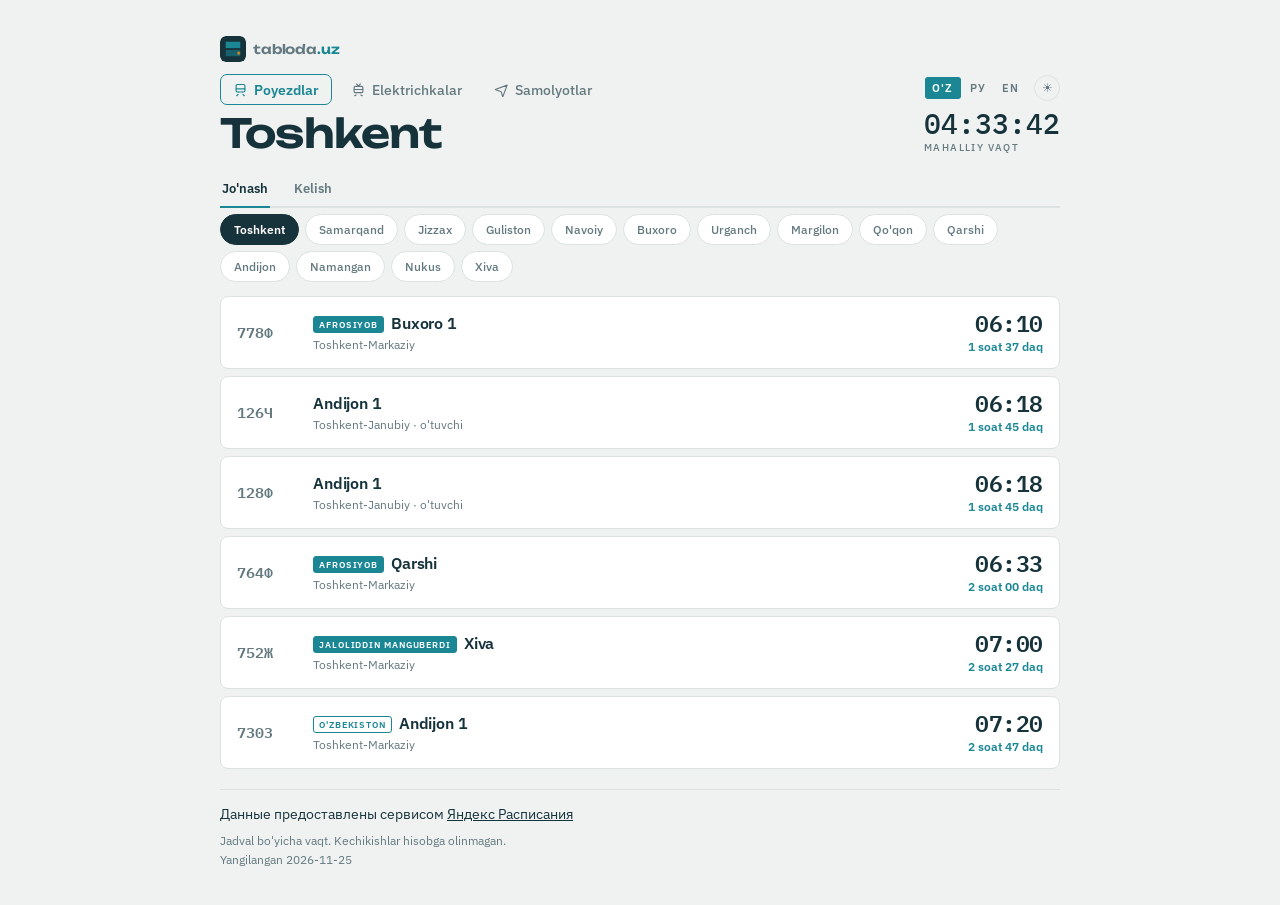
<file: index.html>
<!DOCTYPE html>
<html lang="uz">
<head>
<meta charset="utf-8">
<meta name="viewport" content="width=device-width, initial-scale=1">
<title>tabloda.uz — Poyezdlar jadvali</title>
<meta name="description" content="O'zbekiston bo'ylab eng yaqin poyezdlar: jo'nash va kelish vaqtlari, yo'nalishlar, platformalar.">

<link rel="icon" type="image/svg+xml" href="assets/favicon.svg">
<link rel="icon" type="image/png" sizes="32x32" href="assets/favicon-32.png">
<link rel="apple-touch-icon" href="assets/apple-touch-icon.png">
<meta name="theme-color" content="#16323B">

<meta property="og:title" content="tabloda.uz — Poyezdlar jadvali">
<meta property="og:description" content="Eng yaqin poyezdlar: 14 shahar, jo'nash va kelish.">
<meta property="og:image" content="https://tabloda.uz/assets/og-image.png">
<meta property="og:url" content="https://tabloda.uz/">
<meta property="og:type" content="website">
<meta name="twitter:card" content="summary_large_image">
<link rel="preconnect" href="https://fonts.googleapis.com">
<link rel="preconnect" href="https://fonts.gstatic.com" crossorigin>
<link href="https://fonts.googleapis.com/css2?family=IBM+Plex+Mono:wght@400;500;600&family=IBM+Plex+Sans:wght@400;500;600&family=Unbounded:wght@400;600&display=swap" rel="stylesheet">
<link rel="stylesheet" href="assets/common.css">
<style>

.row:nth-child(1){animation-delay:.02s}
.row:nth-child(2){animation-delay:.06s}
.row:nth-child(3){animation-delay:.10s}
.row:nth-child(4){animation-delay:.14s}
.row:nth-child(5){animation-delay:.18s}
.row:nth-child(6){animation-delay:.22s}

/* Подпись: рельс у нижней кромки. Заполняется по мере приближения
     отправления и виден только в последний час — до того он молчит. */
  



.brand{
    display:inline-block;font-size:9px;letter-spacing:.1em;text-transform:uppercase;
    color:var(--tile);border:1px solid var(--tile);border-radius:3px;
    padding:2px 5px;margin-right:7px;vertical-align:1px;font-weight:600;
  }
.brand.fast{color:var(--card);background:var(--tile)}


.right{text-align:right;min-width:96px}





.platform{
    display:inline-block;font-size:10px;letter-spacing:.08em;text-transform:uppercase;
    color:var(--card);background:var(--ink);padding:3px 7px;border-radius:3px;
    margin-top:6px;font-weight:600;
  }

/* ---- маршрут ---- */
  .row.open{grid-template-areas:none;cursor:default}
.row[role="button"]{cursor:pointer}
.row[role="button"]:hover{border-color:var(--tile)}
.row[role="button"]:focus-visible{outline:2px solid var(--tile);outline-offset:2px}
.route-wrap{grid-column:1/-1;margin-top:14px;padding-top:14px;border-top:1px solid var(--rule)}
.route{list-style:none;position:relative;padding-left:18px}
/* Нитка маршрута: линия сквозь все остановки. */
  .route::before{
    content:'';position:absolute;left:4px;top:7px;bottom:7px;
    width:1px;background:var(--rule);
  }
.route li{
    display:flex;align-items:baseline;gap:10px;padding:5px 0;
    font-size:13px;position:relative;
  }
.route li::before{
    content:'';position:absolute;left:-18px;top:10px;
    width:7px;height:7px;border-radius:50%;
    background:var(--card);border:1.5px solid var(--rule);
  }
.route li.here::before{background:var(--tile);border-color:var(--tile)}
.route li.here .rn{font-weight:600;color:var(--ink)}
.rt{
    font-family:'IBM Plex Mono',monospace;font-size:12px;color:var(--muted);
    font-variant-numeric:tabular-nums;min-width:96px;
  }
.rn{color:var(--muted)}
.stop{
    font-size:10px;color:var(--muted);border:1px solid var(--rule);
    border-radius:3px;padding:1px 5px;margin-left:auto;white-space:nowrap;
  }
.cut{font-size:11px;color:var(--muted);margin-top:8px;padding-left:18px}
/* Обязательное указание источника по условиям API Яндекс.Расписаний:
     размер не меньше основного текста, цвет — как у основного текста.
     Поэтому оформлено отдельно от подвала, а не вместе с ним. */
  .attribution{
    margin-top:20px;padding-top:14px;border-top:1px solid var(--rule);
    font-size:14px;line-height:1.5;color:var(--ink);
  }
.attribution a{color:var(--ink);text-decoration:underline}
.attribution a:hover{color:var(--tile)}
@media (max-width:640px){


    .city-toggle{
      display:flex;align-items:center;gap:7px;width:100%;
      background:var(--card);border:1px solid var(--rule);color:var(--ink);
      cursor:pointer;font-family:'IBM Plex Sans',sans-serif;
      font-size:15px;font-weight:600;padding:11px 14px;border-radius:8px;
      margin-bottom:10px;text-align:left;
    }
    .city-toggle::after{
      content:'⌄';margin-left:auto;color:var(--muted);font-size:15px;
      line-height:1;transform:translateY(-3px);transition:transform .18s;
    }
    .city-toggle[aria-expanded="true"]::after{transform:translateY(1px) rotate(180deg)}
    .city-toggle:focus-visible{outline:2px solid var(--tile);outline-offset:2px}

    .cities{display:none}
    .cities.open{display:flex}
  }
@media (max-width:480px){
    .row{grid-template-columns:46px 1fr auto;gap:10px;padding:12px 13px}
    .num{font-size:13px} .dest{font-size:14px} .time{font-size:19px}
    .modes button{margin-right:16px}
  }
@media (prefers-reduced-motion:reduce){
    .row{animation:none} *{transition:none!important}
  }
</style>
</head>
<body>
<div class="wrap">

  <header>
    <div class="brandline">
      <a class="mark" href="./" aria-label="tabloda.uz">
        <img src="assets/favicon.svg" alt="" width="26" height="26">
        <span>tabloda<b>.uz</b></span>
      </a>
      <nav class="sections" id="sections"></nav>
      <div class="place" id="place"></div>
    </div>
    <div class="head-right">
      <div class="controls">
        <div class="langs" id="langs" role="group" aria-label="Til / Language"></div>
        <button id="theme" class="theme" type="button" aria-pressed="false"></button>
      </div>
      <div class="clock"><span id="clock">--:--:--</span><small id="tz-label"></small></div>
    </div>
  </header>

  <div class="modes" role="group" aria-label="Направление">
    <button id="btn-dep" aria-pressed="true"></button>
    <button id="btn-arr" aria-pressed="false"></button>
  </div>

  <button id="city-toggle" class="city-toggle" type="button"
          aria-expanded="false" aria-controls="cities"></button>
  <div class="cities" id="cities" role="group" aria-label="Город"></div>

  <div class="board" id="board"></div>

  <p class="attribution">
    Данные предоставлены сервисом
    <a href="https://rasp.yandex.ru/" target="_blank" rel="noopener">Яндекс Расписания</a>
  </p>

  <footer id="foot"></footer>

</div>

<script>
const TZ_OFFSET = 5;          // Ташкент, UTC+5, перевода часов нет
const SHOW = 6;

let DATA = null;
let mode = 'departure';

const T = {
  uz: {trains:'Poyezdlar', suburban:'Elektrichkalar', flights:'Samolyotlar', abroad:'Keyin yo\'nalish O\'zbekistondan tashqarida davom etadi', track:'yo\'l', tz:'mahalliy vaqt', dep:'Jo\'nash', arr:'Kelish', through:'o\'tuvchi',
       tomorrow:'ertaga', inPrefix:'', min:'daq', hr:'soat', leaving:'jo\'namoqda',
       from:c => c + 'dan', empty:'Yaqin sutkada bu yo\'nalishda reyslar yo\'q.',
       error:'Jadval yuklanmadi. Sahifani yangilang.',
       note:'Jadval bo\'yicha vaqt. Kechikishlar hisobga olinmagan.',
       updated:d => 'Yangilangan ' + d},
  ru: {trains:'Поезда', suburban:'Электрички', flights:'Самолёты', abroad:'Дальше маршрут идёт за пределами Узбекистана', track:'путь', tz:'время местное', dep:'Отправление', arr:'Прибытие', through:'проходящий',
       tomorrow:'завтра', inPrefix:'через', min:'мин', hr:'ч', leaving:'отправляется',
       from:c => 'из ' + c, empty:'В ближайшие сутки рейсов по этому направлению нет.',
       error:'Расписание не загрузилось. Обновите страницу.',
       note:'Время по расписанию. Задержки не учитываются.',
       updated:d => 'Обновлено ' + d},
  en: {trains:'Trains', suburban:'Suburban', flights:'Flights', abroad:'The route continues outside Uzbekistan', track:'track', tz:'local time', dep:'Departures', arr:'Arrivals', through:'through train',
       tomorrow:'tomorrow', inPrefix:'in', min:'min', hr:'h', leaving:'departing',
       from:c => 'from ' + c, empty:'No trains in this direction within 24 hours.',
       error:'Schedule failed to load. Please refresh.',
       note:'Scheduled times. Delays are not reflected.',
       updated:d => 'Updated ' + d},
};

let lang = readLang();               // по умолчанию узбекский

/* Язык запоминается тем же способом, что и тема. Ключ общий
   с flights.html, чтобы разделы не сбрасывали выбор. */
function readLang(){
  try {
    const saved = localStorage.getItem('board-lang');
    if (saved === 'uz' || saved === 'ru' || saved === 'en') return saved;
  } catch (e) { /* хранилище недоступно */ }
  return 'uz';
}

let NAMES = {};                       // ru -> {ru, uz, en}
let LIVE = {};                        // станция -> живые отправления
let ROUTES = {};                      // цифры номера -> маршрут
let openRow = null;                   // какой рейс раскрыт

/* Маршрут для рейса. У встречных рейсов одинаковые цифры номера
   (056Ч туда, 056Ж обратно), поэтому вариант выбирается по совпадению
   времени на нашей станции — оно у них разное. */
function routeOf(t){
  const variants = ROUTES[(t.number.match(/^\d+/) || [''])[0]];
  if (!variants || !variants.length) return null;

  const here = STATION_CODE[t.station];
  const field = t.direction === 'arrival' ? 'arrival' : 'departure';

  const exact = variants.find(v =>
    v.stops.some(st => st.code === here && st[field] === t.time_local));
  if (exact) return exact;

  // Времени не нашлось — берём хотя бы тот, где эта станция есть.
  return variants.find(v => v.stops.some(st => st.code === here)) || null;
}

/* Строка живого табло для рейса: платформа и отклонение по времени. */
function liveOf(t){
  const rows = LIVE[t.station];
  if (!rows || t.direction !== 'departure') return null;
  const digits = (t.number.match(/^\d+/) || [''])[0];
  return rows.find(r => (r.number.match(/^\d+/) || [''])[0] === digits &&
                        (r.time_local === t.time_local || r.planned === t.time_local)) || null;
}
const esc = s => String(s ?? '').replace(/[&<>"']/g,
  c => ({'&':'&amp;','<':'&lt;','>':'&gt;','"':'&quot;',"'":'&#39;'}[c]));
const cityName = ru => (NAMES[ru] && NAMES[ru][lang]) || ru;

/* Уточнение вокзала внутри города: Ташкент-Южный, Бухара 1 */
const QUAL = {
  central: {ru:'Центральный', uz:'Markaziy', en:'Central'},
  south:   {ru:'Южный',       uz:'Janubiy',  en:'South'},
  north:   {ru:'Северный',    uz:'Shimoliy', en:'North'},
  pass:    {ru:'Пасс.',       uz:'Pass.',    en:'Pass.'},
};

function withQual(city, q){
  if (!q) return city;
  if (/^\d+$/.test(q)) return city + ' ' + q;      // «Бухара 1»
  const label = QUAL[q] && QUAL[q][lang];
  return label ? city + '-' + label : city;
}

const STATION_CODE = {
  'tashkent-central':'2900001', 'tashkent-south':'2900002',
  'samarkand':'2900700', 'bukhara':'2900800', 'navoi':'2900930',
  'jizzakh':'2900720', 'gulistan':'2900850', 'qarshi':'2900750',
  'andijan':'2900680', 'namangan':'2900940', 'kokand':'2900880',
  'margilan':'2900920', 'urgench':'2900790', 'khiva':'2900172',
  'nukus':'2900970',
};

const STATION_LABEL = {
  'tashkent': {ru:'Ташкент', uz:'Toshkent', en:'Tashkent'},
  'tashkent-central': {ru:'Ташкент-Центральный', uz:'Toshkent-Markaziy', en:'Tashkent-Central'},
  'tashkent-south': {ru:'Ташкент-Южный', uz:'Toshkent-Janubiy', en:'Tashkent-South'},
  'navoi': {ru:'Навои', uz:'Navoiy', en:'Navoi'},
  'jizzakh': {ru:'Джизак', uz:'Jizzax', en:'Jizzakh'},
  'gulistan': {ru:'Гулистан', uz:'Guliston', en:'Gulistan'},
  'kattakurgan': {ru:'Каттакурган', uz:'Kattaqoʻrgʻon', en:'Kattakurgan'},
  'kyzyltepa': {ru:'Кызылтепа', uz:'Qiziltepa', en:'Kyzyltepa'},
  'dashtobod': {ru:'Даштобод', uz:'Dashtobod', en:'Dashtobod'},
  'namangan': {ru:'Наманган', uz:'Namangan', en:'Namangan'},
  'kokand': {ru:'Коканд', uz:'Qoʻqon', en:'Kokand'},
  'margilan': {ru:'Маргилан', uz:'Margʻilon', en:'Margilan'},
  'pap': {ru:'Пап', uz:'Pop', en:'Pop'},
  'chartak': {ru:'Чартак', uz:'Chortoq', en:'Chartak'},
  'chust': {ru:'Чуст', uz:'Chust', en:'Chust'},
  'angren': {ru:'Ангрен', uz:'Angren', en:'Angren'},
  'kuva': {ru:'Кува', uz:'Quva', en:'Kuva'},
  'altyaryk': {ru:'Алтыарык', uz:'Oltiariq', en:'Oltiariq'},
  'khiva': {ru:'Хива', uz:'Xiva', en:'Khiva'},
  'shavat': {ru:'Шават', uz:'Shovot', en:'Shovot'},
  'khazarasp': {ru:'Хазарасп', uz:'Hazorasp', en:'Khazarasp'},
  'nukus': {ru:'Нукус', uz:'Nukus', en:'Nukus'},
  'kungrad': {ru:'Кунград', uz:'Qoʻngʻirot', en:'Kungrad'},
  'denau': {ru:'Денау', uz:'Denov', en:'Denau'},
  'kumkurgan': {ru:'Кумкурган', uz:'Qumqoʻrgʻon', en:'Kumkurgan'},
  'sariosiyo': {ru:'Сарыасия', uz:'Sariosiyo', en:'Sariosiyo'},
  'kitab': {ru:'Китаб', uz:'Kitob', en:'Kitab'},
  'tukimachi': {ru:'Тукимачи', uz:'Toʻqimachi', en:'Tukimachi'},
  'samarkand': {ru:'Самарканд', uz:'Samarqand', en:'Samarkand'},
  'bukhara':   {ru:'Бухара', uz:'Buxoro', en:'Bukhara'},
  'qarshi':    {ru:'Карши', uz:'Qarshi', en:'Karshi'},
  'urgench':   {ru:'Ургенч', uz:'Urganch', en:'Urgench'},
  'andijan':   {ru:'Андижан', uz:'Andijon', en:'Andijan'},
};
const stationName = id => (STATION_LABEL[id] && STATION_LABEL[id][lang]) || id;

/* Города собираются из самих данных: что пришло в schedule.json, то и
   показываем. Ташкентские вокзалы сливаются в один город. */
let CITIES = [];

function buildCityList(trains){
  const count = {};
  trains.forEach(t => {
    const id = t.station.startsWith('tashkent') ? 'tashkent' : t.station;
    count[id] = (count[id] || 0) + 1;
  });

  CITIES = Object.keys(count)
    .sort((a, b) => (a === 'tashkent' ? -1 : b === 'tashkent' ? 1 : count[b] - count[a]))
    .map(id => ({
      id,
      ru: (STATION_LABEL[id] && STATION_LABEL[id].ru) || id,
      match: id === 'tashkent' ? s => s.startsWith('tashkent') : s => s === id,
    }));
}
let city = null;

/* ---- время в Ташкенте независимо от часового пояса устройства ---- */
function tashkentNow(){
  const d = new Date();
  return new Date(d.getTime() + (d.getTimezoneOffset() + TZ_OFFSET * 60) * 60000);
}

const pad = n => String(n).padStart(2,'0');

/* ---- ближайшие рейсы с учётом дней курсирования и перехода через полночь ---- */
function upcoming(trains, direction){
  const now = tashkentNow();
  const nowMin = now.getHours() * 60 + now.getMinutes();
  const isoDay = d => d.getDay() === 0 ? 7 : d.getDay();   // 1=Пн … 7=Вс
  const out = [];

  for (const dayShift of [0, 1]){                          // сегодня и завтра
    const day = new Date(now.getTime() + dayShift * 86400000);
    for (const t of trains){
      if (t.direction !== direction) continue;
      if (!city.match(t.station)) continue;
      if (!runsOn(t.days, day)) continue;

      const [h, m] = t.time_local.split(':').map(Number);
      const mins = h * 60 + m;
      if (dayShift === 0 && mins < nowMin) continue;       // уже ушёл

      out.push({...t, tomorrow: dayShift === 1, at: dayShift * 1440 + mins - nowMin});
    }
  }
  return out.sort((a,b) => a.at - b.at).slice(0, SHOW);
}

/* дни курсирования: '1234567' по дням недели, либо 'even'/'odd' по числу месяца */
function runsOn(days, date){
  if (days === 'even') return date.getDate() % 2 === 0;
  if (days === 'odd')  return date.getDate() % 2 === 1;
  const iso = date.getDay() === 0 ? 7 : date.getDay();
  return days.includes(String(iso));
}

function countdownText(mins){
  const t = T[lang];
  if (mins <= 0) return {text:t.leaving, soon:true};
  if (mins < 60) return {text:`${mins} ${t.min}`, soon:mins <= 15};
  return {text:`${Math.floor(mins/60)} ${t.hr} ${pad(mins%60)} ${t.min}`, soon:false};
}

/* Заголовок рейса: по-русски берём готовый (там падеж), иначе собираем. */
/* Маршрут под строкой. Текущая станция подсвечена: видно, где ты стоишь. */
function routeHtml(t){
  const r = routeOf(t);
  if (!r) return '';
  const here = STATION_CODE[t.station];

  const items = r.stops.map(st => {
    const mine = st.code === here;
    const times = [st.arrival, st.departure].filter(Boolean).join(' — ');
    const wait = st.stop ? `<span class="stop">${esc(st.stop)} ${T[lang].min}</span>` : '';
    const name = (st.names && st.names[lang]) || st.title;
    return `<li class="${mine ? 'here' : ''}">
      <span class="rt">${esc(times)}</span>
      <span class="rn">${esc(name)}</span>${wait}</li>`;
  }).join('');

  const cut = (r.cut_before + r.cut_after)
    ? `<div class="cut">${T[lang].abroad}</div>` : '';

  // Ссылка на карту — только если знаем код нашей станции (иначе
  // локация на новой странице не определится).
  const mapLabel = {ru:'Показать на карте', uz:'Xaritada koʻrsatish', en:'Show on map'}[lang];
  const mapLink = here ? (() => {
    const q = new URLSearchParams({
      number: t.number, here, dir: t.direction,
      time: t.time_local, tomorrow: t.tomorrow ? '1' : '0',
    });
    return `<a class="map-link" href="train-map.html?${q.toString()}">${mapLabel} →</a>`;
  })() : '';

  return `<ol class="route">${items}</ol>${cut}${mapLink}`;
}

function trainTitle(t){
  if (lang === 'ru' || !t.cities || !t.cities.length) return t.title;
  const names = t.cities
    .map((c, i) => withQual(cityName(c), (t.quals || [])[i]))
    .join(' — ');
  return t.direction === 'arrival' ? T[lang].from(names) : names;
}

function render(){
  const board = document.getElementById('board');
  if (!DATA){ return; }

  const list = upcoming(DATA.trains, mode);
  board.innerHTML = '';

  if (!list.length){
    board.innerHTML = `<div class="empty">${T[lang].empty}</div>`;
    return;
  }

  for (const t of list){
    const c = countdownText(t.at);
    const key = t.number + t.time_local + t.direction;
    const open = openRow === key;

    const row = document.createElement('div');
    row.className = 'row' + (open ? ' open' : '');
    if (routeOf(t)) {
      row.tabIndex = 0;
      row.setAttribute('role', 'button');
      row.setAttribute('aria-expanded', open);
      const toggle = () => { openRow = open ? null : key; render(); };
      row.onclick = toggle;
      row.onkeydown = e => {
        if (e.key === 'Enter' || e.key === ' ') { e.preventDefault(); toggle(); }
      };
    }
    row.innerHTML = `
      <div class="num">${esc(t.number)}</div>
      <div>
        <div class="dest">${t.brand ? `<span class="brand${t.fast?' fast':''}">${esc(t.brand)}</span>` : ''}${esc(trainTitle(t))}</div>
        <div class="meta"><span class="st-tag">${esc(stationName(t.station))}${t.through ? ' · ' + T[lang].through : ''}</span>${t.tomorrow ? ` · <b>${T[lang].tomorrow}</b>` : ''}</div>
      </div>
      ${t.at <= 60 ? `<div class="rail${c.soon?' soon':''}" style="width:${Math.max(3, 100 - t.at * 100 / 60)}%"></div>` : ''}
      <div class="right">
        <div class="time">${esc(t.time_local)}</div>
        <div class="in${c.soon?' soon':''}">${T[lang].inPrefix} <b>${c.text}</b></div>
        ${(() => {
          const l = liveOf(t);
          if (!l) return '';
          const dev = l.deviation
            ? `<div class="dev">${l.deviation > 0 ? '+' : ''}${esc(l.deviation)} ${T[lang].min}</div>`
            : '';
          const pf = l.platform
            ? `<div class="platform">${T[lang].track} ${esc(l.platform)}</div>`
            : '';
          return dev + pf;
        })()}
      </div>
      ${open ? `<div class="route-wrap">${routeHtml(t)}</div>` : ''}`;
    board.appendChild(row);
  }
}

function tick(){
  const d = tashkentNow();
  document.getElementById('clock').textContent =
    `${pad(d.getHours())}:${pad(d.getMinutes())}:${pad(d.getSeconds())}`;
}

async function load(){
  try {
    const r = await fetch('data/schedule.json', {cache:'no-cache'});
    if (!r.ok) throw new Error(r.status);
    DATA = await r.json();

    try {
      const n = await fetch('data/names.json', {cache:'no-cache'});
      if (n.ok) NAMES = await n.json();
    } catch (e) { /* без справочника покажем русские названия */ }

    // Живое табло: платформы. Есть не для всех станций — без него
    // страница работает как раньше.
    try {
      const l = await fetch('data/live.json', {cache:'no-cache'});
      if (l.ok) LIVE = await l.json();
    } catch (e) { /* необязательный слой */ }

    try {
      const rt = await fetch('data/routes.json', {cache:'no-cache'});
      if (rt.ok) ROUTES = await rt.json();
    } catch (e) { /* без маршрутов строки просто не раскрываются */ }

    buildCityList(DATA.trains);
    // Выбранный город запоминается, как язык и тема. Если сохранённого
    // нет или он исчез из данных, берём первый в списке.
    let saved = null;
    try { saved = localStorage.getItem('board-city'); } catch (e) { /* нет хранилища */ }
    city = CITIES.find(c => c.id === saved) || CITIES[0];
    applyLang();
  } catch (e) {
    document.getElementById('board').innerHTML =
      `<div class="empty">${T[lang].error}</div>`;
    document.getElementById('foot').textContent = '';
  }
}

function applyLang(){
  const t = T[lang];
  document.documentElement.lang = lang;
  document.getElementById('btn-dep').textContent = t.dep;
  document.getElementById('btn-arr').textContent = t.arr;
  document.getElementById('tz-label').textContent = t.tz;
  // До загрузки данных города ещё нет — заголовок остаётся пустым,
  // это лучше, чем мигнуть чужим языком.
  document.getElementById('sections').innerHTML =
    `<a href="./" aria-current="page"><svg viewBox="0 0 24 24" fill="none" stroke="currentColor" stroke-width="1.8" stroke-linecap="round"><rect x="5" y="4" width="14" height="12" rx="2"/><path d="M5 11h14M8 20l-2 2M16 20l2 2M9 16v.01M15 16v.01"/></svg>${T[lang].trains}</a>` +
    `<a href="suburban.html"><svg viewBox="0 0 24 24" fill="none" stroke="currentColor" stroke-width="1.8" stroke-linecap="round" stroke-linejoin="round"><rect x="5" y="7" width="14" height="10" rx="2"/><path d="M9 3l3 4 3-4M5 12h14M8 21l-2 1M16 21l2 1M9 17v.01M15 17v.01"/></svg>${T[lang].suburban}</a>` +
    `<a href="flights.html"><svg viewBox="0 0 24 24" fill="none" stroke="currentColor" stroke-width="1.8" stroke-linecap="round" stroke-linejoin="round"><path d="M2 12l19-7-7 19-2.5-8.5L2 12z"/></svg>${T[lang].flights}</a>`;

  document.getElementById('place').textContent = city ? cityName(city.ru) : '';
  setCityToggle();
  document.querySelectorAll('#langs button').forEach(b =>
    b.setAttribute('aria-pressed', b.dataset.lang === lang));
  if (DATA) setFooter();
  buildCities();
  render();
}

/* Тема: по умолчанию как в системе, выбор запоминается, если браузер
   разрешает хранилище. Если нет — просто не запоминается. */
let theme = 'light';

function readTheme(){
  try {
    const saved = localStorage.getItem('board-theme');
    if (saved === 'light' || saved === 'dark') return saved;
  } catch (e) { /* хранилище недоступно */ }
  return window.matchMedia && window.matchMedia('(prefers-color-scheme: dark)').matches
    ? 'dark' : 'light';
}

function applyTheme(){
  document.documentElement.setAttribute('data-theme', theme);
  const b = document.getElementById('theme');
  b.textContent = theme === 'dark' ? '☾' : '☀';
  b.setAttribute('aria-pressed', theme === 'dark');
  b.setAttribute('aria-label', theme === 'dark' ? 'Тёмная тема' : 'Светлая тема');
  try { localStorage.setItem('board-theme', theme); } catch (e) { /* не страшно */ }
}

function buildLangs(){
  const box = document.getElementById('langs');
  box.innerHTML = '';
  [['uz',"O'Z"],['ru','РУ'],['en','EN']].forEach(([code, label]) => {
    const b = document.createElement('button');
    b.textContent = label;
    b.dataset.lang = code;
    b.setAttribute('aria-pressed', code === lang);
    b.onclick = () => {
      lang = code;
      try { localStorage.setItem('board-lang', code); } catch (e) { /* не страшно */ }
      applyLang();
    };
    box.appendChild(b);
  });
}

function setFooter(){
  const upd = new Date(DATA.generated_at);
  document.getElementById('foot').innerHTML =
    `${T[lang].note}<br>${T[lang].updated(upd.toLocaleDateString(lang === 'uz' ? 'uz-UZ' : lang))}`;
}

function setCityToggle(){
  const b = document.getElementById('city-toggle');
  if (city) b.textContent = cityName(city.ru);
}

function closeCityList(){
  document.getElementById('cities').classList.remove('open');
  document.getElementById('city-toggle').setAttribute('aria-expanded', false);
}

function buildCities(){
  const box = document.getElementById('cities');
  box.innerHTML = '';
  setCityToggle();
  CITIES.forEach(c => {
    const b = document.createElement('button');
    b.textContent = cityName(c.ru);
    b.setAttribute('aria-pressed', city ? c.id === city.id : false);
    b.onclick = () => {
      city = c;
      try { localStorage.setItem('board-city', c.id); } catch (e) { /* не страшно */ }
      document.getElementById('place').textContent = cityName(c.ru);
      closeCityList();
      buildCities();
      render();
    };
    box.appendChild(b);
  });
}

document.getElementById('btn-dep').onclick = () => setMode('departure');
document.getElementById('btn-arr').onclick = () => setMode('arrival');

function setMode(m){
  mode = m;
  document.getElementById('btn-dep').setAttribute('aria-pressed', m==='departure');
  document.getElementById('btn-arr').setAttribute('aria-pressed', m==='arrival');
  render();
}

document.getElementById('city-toggle').onclick = () => {
  const box = document.getElementById('cities');
  const open = box.classList.toggle('open');
  document.getElementById('city-toggle').setAttribute('aria-expanded', open);
};

theme = readTheme();
applyTheme();
document.getElementById('theme').onclick = () => {
  theme = theme === 'dark' ? 'light' : 'dark';
  applyTheme();
};

buildLangs();
applyLang();          // подписи на месте до прихода данных
load();
tick();
setInterval(tick, 1000);
setInterval(render, 30000);
</script>
</body>
</html>
</file>
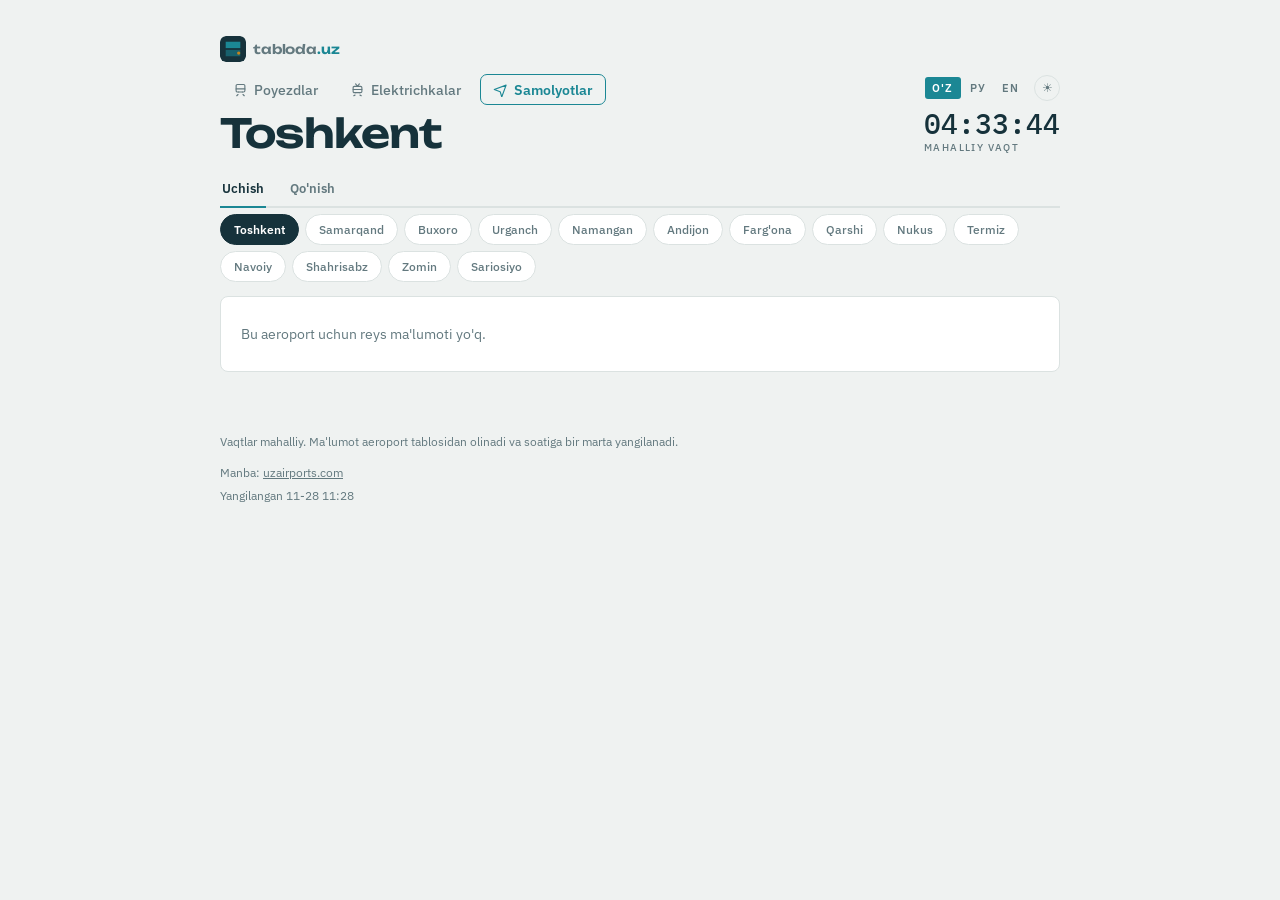
<file: flights.html>
<!DOCTYPE html>
<html lang="uz">
<head>
<meta charset="utf-8">
<meta name="viewport" content="width=device-width, initial-scale=1">
<title>tabloda.uz — Aviareyslar jadvali</title>
<meta name="description" content="O'zbekiston aeroportlari: eng yaqin reyslar, uchish va qo'nish vaqtlari, terminallar.">

<link rel="icon" type="image/svg+xml" href="assets/favicon.svg">
<link rel="icon" type="image/png" sizes="32x32" href="assets/favicon-32.png">
<link rel="apple-touch-icon" href="assets/apple-touch-icon.png">
<meta name="theme-color" content="#16323B">

<meta property="og:title" content="tabloda.uz — Aviareyslar jadvali">
<meta property="og:description" content="O'zbekiston aeroportlari: eng yaqin reyslar.">
<meta property="og:image" content="https://tabloda.uz/assets/og-image.png">
<meta property="og:url" content="https://tabloda.uz/flights.html">
<meta property="og:type" content="website">
<meta name="twitter:card" content="summary_large_image">
<link rel="preconnect" href="https://fonts.googleapis.com">
<link rel="preconnect" href="https://fonts.gstatic.com" crossorigin>
<link href="https://fonts.googleapis.com/css2?family=IBM+Plex+Mono:wght@400;500;600&family=IBM+Plex+Sans:wght@400;500;600&family=Unbounded:wght@400;600&display=swap" rel="stylesheet">
<link rel="stylesheet" href="assets/common.css">
<style>

.row:nth-child(1){animation-delay:.02s}
.row:nth-child(2){animation-delay:.06s}
.row:nth-child(3){animation-delay:.10s}
.row:nth-child(4){animation-delay:.14s}
.row:nth-child(5){animation-delay:.18s}
.row:nth-child(6){animation-delay:.22s}

.row:hover{border-color:var(--tile)}
.row:focus-visible{outline:2px solid var(--tile);outline-offset:2px}
.row.open{cursor:default}



.meta .dot{width:6px;height:6px;border-radius:50%;background:var(--muted);flex:none}
.meta .ok{color:var(--muted)}
.meta .ok .dot{background:var(--tile)}
.meta .warn{color:var(--saffron);font-weight:600}
.meta .warn .dot{background:var(--saffron)}
.meta .bad{color:var(--alarm);font-weight:600}
.meta .bad .dot{background:var(--alarm)}
.meta .state{display:inline-flex;align-items:center;gap:5px}
.right{text-align:right;min-width:96px}

.time.moved{color:var(--muted);text-decoration:line-through;font-size:15px}
/* Фактическое время — шафраном, как отклонения у поездов. */
  .fact{
    font-family:'IBM Plex Mono',monospace;font-size:23px;font-weight:600;
    color:var(--saffron);font-variant-numeric:tabular-nums;
    line-height:1;letter-spacing:-.02em;margin-top:3px;
  }


.term{
    display:inline-block;font-size:10px;letter-spacing:.08em;text-transform:uppercase;
    color:var(--card);background:var(--ink);padding:3px 7px;border-radius:3px;
    margin-top:6px;font-weight:600;
  }
/* ---- раскрытие ---- */
  .detail{
    grid-column:1/-1;margin-top:14px;padding-top:14px;
    border-top:1px solid var(--rule);
    display:grid;grid-template-columns:repeat(auto-fit,minmax(120px,1fr));
    gap:12px 18px;
  }
.detail dt{
    font:400 10.5px/1 'IBM Plex Sans',sans-serif;color:var(--muted);
    text-transform:uppercase;letter-spacing:.05em;margin-bottom:4px;
  }
.detail dd{font-size:13.5px}
/* ---- низ ---- */
  .note{font-size:12px;color:var(--muted);margin:16px 0 0;line-height:1.6}
.source{font-size:12px;color:var(--muted);margin-top:14px}
.source a{color:var(--muted)}
@media (max-width:600px){


    .city-toggle{
      display:flex;align-items:center;gap:7px;width:100%;
      background:var(--card);border:1px solid var(--rule);color:var(--ink);
      cursor:pointer;font-family:'IBM Plex Sans',sans-serif;
      font-size:15px;font-weight:600;padding:11px 14px;
      border-radius:8px;margin-bottom:10px;text-align:left;
    }
    .city-toggle::after{
      content:'⌄';margin-left:auto;color:var(--muted);
      font-size:15px;line-height:1;transform:translateY(-3px);
      transition:transform .18s;
    }
    .city-toggle[aria-expanded="true"]::after{transform:translateY(1px) rotate(180deg)}
    .city-toggle:focus-visible{outline:2px solid var(--tile);outline-offset:2px}
    .airports{display:none}
    .airports.open{display:flex}
    .row{grid-template-columns:52px 1fr auto;gap:10px;padding:12px 13px}
    .dest{font-size:15px}
    .time{font-size:20px}
    .fact{font-size:20px}
  }

  /* Пояснение, когда в горизонт не попало ни одного рейса. */
  .beyond{
    font-size:12.5px;color:var(--muted);margin:0 0 9px;line-height:1.5;
  }
  /* Дата у рейса за пределами горизонта: он не сегодня, и это
     должно быть видно сразу. */
  .meta .day{
    font-size:10px;letter-spacing:.06em;white-space:nowrap;
    color:var(--saffron);border:1px solid var(--saffron);
    border-radius:3px;padding:2px 5px;font-weight:600;
  }
</style>
</head>
<body>
<div class="wrap">

  <header>
    <div class="brandline">
      <a class="mark" href="./" aria-label="tabloda.uz">
        <img src="assets/favicon.svg" alt="" width="26" height="26">
        <span>tabloda<b>.uz</b></span>
      </a>
      <nav class="sections" id="sections"></nav>
      <div class="place" id="place"></div>
    </div>
    <div class="head-right">
      <div class="controls">
        <div class="langs" id="langs" role="group" aria-label="Til / Language"></div>
        <button id="theme" class="theme" type="button" aria-pressed="false"></button>
      </div>
      <div class="clock"><span id="clock">--:--:--</span><small id="tz-label"></small></div>
    </div>
  </header>

  <div class="modes" role="group">
    <button id="btn-dep" aria-pressed="true"></button>
    <button id="btn-arr" aria-pressed="false"></button>
  </div>

  <button id="city-toggle" class="city-toggle" type="button"
          aria-expanded="false" aria-controls="airports"></button>
  <div class="airports" id="airports" role="group"></div>

  <div class="board" id="board"></div>

  <p class="note" id="note"></p>
  <p class="source" id="source"></p>

  <footer id="foot"></footer>

</div>

<script>
const TZ_OFFSET = 5;          // Ташкент, UTC+5, перевода часов нет
const SHOW = 12;              // сколько рейсов показываем
// На вылет приезжают заранее, встречающему хватает пары часов.
const HORIZON_H = {departure: 5, arrival: 3};
// Улетевший рейс из списка убираем сразу, прилетевший ещё полчаса
// висит: встречающему полезно видеть, что борт уже сел.
const GRACE_MIN = {departure: 0, arrival: 30};

let DATA = null;              // {updated, flights:[...]}
let CITIES = {};              // IATA -> {uz, ru, en}
let AIRLINES = {};            // код перевозчика -> {uz, ru, en}
let STATUSES = {};            // код -> {uz, ru, en}
let mode = 'departure';
let airport = 'TAS';
let lang = 'uz';
let openRow = null;

const T = {
  uz: {
    trains:'Poyezdlar', suburban:'Elektrichkalar', flights:'Samolyotlar',
    dep:'Uchish', arr:'Qo\'nish', tz:'mahalliy vaqt',
    tomorrow:'ertaga', aftertomorrow:'indinga',
    inPrefix:'', min:'daq', hr:'soat',
    now:'hozir', airport:'Aeroport',
    carrier:'Aviakompaniya', flight:'Reys', terminal:'Terminal',
    baggage:'Bagaj lentasi', checkin:'Ro\'yxatdan o\'tish',
    codeshare:'Kodsherling', scheduled:'Jadval bo\'yicha',
    empty:'Bu aeroport uchun reys ma\'lumoti yo\'q.',
    beyond:h => `Yaqin ${h} soat ichida reys yo\'q. Keyingisi:`,
    error:'Jadval yuklanmadi. Sahifani yangilang.',
    note:'Vaqtlar mahalliy. Ma\'lumot aeroport tablosidan olinadi va soatiga bir marta yangilanadi.',
    source:'Manba: ',
    updated:d => 'Yangilangan ' + d,
  },
  ru: {
    trains:'Поезда', suburban:'Электрички', flights:'Самолёты',
    dep:'Вылет', arr:'Прилёт', tz:'время местное',
    tomorrow:'завтра', aftertomorrow:'послезавтра',
    inPrefix:'через', min:'мин', hr:'ч',
    now:'сейчас', airport:'Аэропорт',
    carrier:'Авиакомпания', flight:'Рейс', terminal:'Терминал',
    baggage:'Багажная лента', checkin:'Стойки регистрации',
    codeshare:'Код-шеринг', scheduled:'По расписанию',
    empty:'Рейсов из этого аэропорта нет.',
    beyond:h => `В ближайшие ${h} ч рейсов нет. Следующий:`,
    error:'Расписание не загрузилось. Обновите страницу.',
    note:'Время местное. Данные с табло аэропортов, обновляются раз в час.',
    source:'Источник: ',
    updated:d => 'Обновлено ' + d,
  },
  en: {
    trains:'Trains', suburban:'Suburban', flights:'Flights',
    dep:'Departures', arr:'Arrivals', tz:'local time',
    tomorrow:'tomorrow', aftertomorrow:'in 2 days',
    inPrefix:'in', min:'min', hr:'h',
    now:'now', airport:'Airport',
    carrier:'Airline', flight:'Flight', terminal:'Terminal',
    baggage:'Baggage belt', checkin:'Check-in desks',
    codeshare:'Codeshare', scheduled:'Scheduled',
    empty:'No flights listed for this airport.',
    beyond:h => `No flights in the next ${h} h. Next one:`,
    error:'Schedule failed to load. Please refresh.',
    note:'Local time. Data from airport boards, updated hourly.',
    source:'Source: ',
    updated:d => 'Updated ' + d,
  },
};

// Порядок в списке: сначала крупные, потом вертолётные площадки.
const ORDER = ['TAS','SKD','BHK','UGC','NMA','AZN','FEG',
               'KSQ','NCU','TMJ','NVI','RBZ','OMN','IYO'];

const cityName = iata => (CITIES[iata] && CITIES[iata][lang]) || iata;

/* Имя перевозчика: сначала словарь по коду, потом то, что
   пришло из источника. Источник пишет неровно и меняется. */
function carrierName(f){
  const d = AIRLINES[f.airline_iata];
  return (d && d[lang]) || f.carrier || f.airline_iata || '';
}

function statusText(f){
  const dict = STATUSES[f.status_code];
  if (!dict) return f.status || '';
  // У expected и delayed_until время подставляется; когда источник
  // пишет xx:xx, времени нет — берём вариант без него.
  if (f.status_time) return (dict[lang] || '').replace('{time}', f.status_time);
  const fallback = STATUSES[f.status_code + '_notime'];
  return (fallback ? fallback[lang] : dict[lang] || '').replace('{time}', '');
}

const STATUS_TONE = {
  on_time:'ok', arrived:'ok', departed:'ok',
  expected:'warn', delayed:'warn', delayed_until:'warn',
  cancelled:'bad',
};

/* ---------- время ---------- */

function nowLocal(){
  const d = new Date();
  return new Date(d.getTime() + (d.getTimezoneOffset() * 60000) + TZ_OFFSET * 3600000);
}

const parseISO = s => s ? new Date(s) : null;

function inWords(target){
  const diff = Math.round((target - new Date()) / 60000);
  if (diff <= 0) return T[lang].now;
  if (diff < 60) return `${T[lang].inPrefix} <b>${diff}</b> ${T[lang].min}`.trim();
  // Дальше полусуток обратный отсчёт бесполезен: «через 43 ч 31 мин»
  // ничего не говорит. Там достаточно даты, она уже стоит в мете.
  if (diff >= 12 * 60) return '';
  const h = Math.floor(diff / 60), m = diff % 60;
  return `${T[lang].inPrefix} <b>${h}</b> ${T[lang].hr} ${m} ${T[lang].min}`.trim();
}

const hhmm = iso => iso ? iso.slice(11, 16) : '';

/* ---------- отбор ---------- */

function upcoming(){
  if (!DATA) return {rows: [], next: null};
  const now = new Date();
  const till = new Date(now.getTime() + HORIZON_H[mode] * 3600000);
  const from = new Date(now.getTime() - GRACE_MIN[mode] * 60000);

  const mine = DATA.flights
    .filter(f => f.airport === airport && f.event === mode)
    .map(f => [f, parseISO(f.estimated_at || f.scheduled_at)])
    .filter(([, t]) => t)
    .sort((a, b) => a[1] - b[1]);

  const rows = mine.filter(([, t]) => t > from && t < till)
                   .map(([f]) => f).slice(0, SHOW);

  // У мелких аэропортов в окно часто не попадает ничего: у Навои
  // три рейса за трое суток. Показываем ближайший за горизонтом,
  // иначе страница выглядит сломанной.
  const next = rows.length ? null
    : (mine.find(([, t]) => t >= till) || [null])[0];

  return {rows, next};
}

/* ---------- отрисовка ---------- */

const esc = s => String(s ?? '').replace(/[&<>"']/g,
  c => ({'&':'&amp;','<':'&lt;','>':'&gt;','"':'&quot;',"'":'&#39;'}[c]));

function detailHtml(f){
  const t = T[lang];
  const items = [
    [t.flight,    f.number],
    [t.carrier,   carrierName(f)],
    [t.terminal,  f.terminal],
    [f.event === 'departure' ? t.checkin : t.baggage, f.baggage],
    [t.codeshare, f.codeshare],
    [t.scheduled, hhmm(f.scheduled_at)],
  ].filter(([, v]) => v);
  return `<dl class="detail">${items.map(([k, v]) =>
    `<div><dt>${esc(k)}</dt><dd>${esc(v)}</dd></div>`).join('')}</dl>`;
}

/* «завтра» или дата — для рейса за пределами горизонта. */
/* Сколько суток до рейса: 0 — сегодня, 1 — завтра и так далее. */
function daysAhead(iso){
  const d = parseISO(iso);
  if (!d) return null;
  const day = x => new Date(x.getFullYear(), x.getMonth(), x.getDate());
  return Math.round((day(d) - day(new Date())) / 86400000);
}

/* Дата в мете — только у рейсов не сегодня. */
function dayLabel(iso){
  const d = parseISO(iso);
  if (!d || daysAhead(iso) === 0) return '';
  return `${String(d.getDate()).padStart(2,'0')}.${String(d.getMonth()+1).padStart(2,'0')}`;
}

/* Под временем: обратный отсчёт, а для дальних рейсов — словами.
   «через 43 ч 31 мин» ничего не говорит, «послезавтра» говорит. */
function whenLabel(target, iso){
  const words = inWords(target);
  if (words) return words;
  const ahead = daysAhead(iso);
  if (ahead === 1) return T[lang].tomorrow;
  if (ahead === 2) return T[lang].aftertomorrow;
  return '';
}

function rowHtml(f, i){
  const planned = hhmm(f.scheduled_at);
  const fact = hhmm(f.estimated_at);
  const moved = fact && fact !== planned;
  const when = parseISO(f.estimated_at || f.scheduled_at);
  const tone = STATUS_TONE[f.status_code] || '';
  const open = openRow === i;
  const status = statusText(f);

  return `
    <div class="row${open ? ' open' : ''}" data-i="${i}" role="button" tabindex="0">
      <div class="num">${esc(f.number)}</div>
      <div>
        <div class="dest">${esc(cityName(f.city_iata) || f.city)}</div>
        <div class="meta">
          <span>${esc(carrierName(f))}</span>
          ${dayLabel(f.estimated_at || f.scheduled_at)
            ? `<span class="day">${dayLabel(f.estimated_at || f.scheduled_at)}</span>` : ''}
          ${status ? `<span class="state ${tone}"><i class="dot"></i>${esc(status)}</span>` : ''}
        </div>
      </div>
      <div class="right">
        <div class="time${moved ? ' moved' : ''}">${planned}</div>
        ${moved ? `<div class="fact">${fact}</div>` : ''}
        ${(() => {
          const w = whenLabel(when, f.estimated_at || f.scheduled_at);
          return w ? `<div class="in">${w}</div>` : '';
        })()}
        ${f.terminal ? `<div class="term">${esc(f.terminal)}</div>` : ''}
      </div>
      ${open ? detailHtml(f) : ''}
    </div>`;
}

function render(){
  const t = T[lang];
  document.documentElement.lang = lang;
  document.getElementById('place').textContent = cityName(airport);

  document.getElementById('sections').innerHTML =
    `<a href="./"><svg viewBox="0 0 24 24" fill="none" stroke="currentColor" stroke-width="1.8" stroke-linecap="round"><rect x="5" y="4" width="14" height="12" rx="2"/><path d="M5 11h14M8 20l-2 2M16 20l2 2M9 16v.01M15 16v.01"/></svg>${t.trains}</a>
     <a href="suburban.html"><svg viewBox="0 0 24 24" fill="none" stroke="currentColor" stroke-width="1.8" stroke-linecap="round" stroke-linejoin="round"><rect x="5" y="7" width="14" height="10" rx="2"/><path d="M9 3l3 4 3-4M5 12h14M8 21l-2 1M16 21l2 1M9 17v.01M15 17v.01"/></svg>${t.suburban}</a>
     <a href="flights.html" aria-current="page"><svg viewBox="0 0 24 24" fill="none" stroke="currentColor" stroke-width="1.8" stroke-linecap="round" stroke-linejoin="round"><path d="M2 12l19-7-7 19-2.5-8.5L2 12z"/></svg>${t.flights}</a>`;

  document.getElementById('btn-dep').textContent = t.dep;
  document.getElementById('btn-arr').textContent = t.arr;
  document.getElementById('btn-dep').setAttribute('aria-pressed', mode === 'departure');
  document.getElementById('btn-arr').setAttribute('aria-pressed', mode === 'arrival');

  document.getElementById('city-toggle').textContent = cityName(airport);
  document.getElementById('tz-label').textContent = t.tz;
  document.getElementById('note').textContent = t.note;
  document.getElementById('source').innerHTML = t.source +
    '<a href="https://uzairports.com/" target="_blank" rel="noopener">uzairports.com</a>';

  document.getElementById('airports').innerHTML = ORDER.map(code =>
    `<button data-code="${code}" aria-pressed="${code === airport}">${esc(cityName(code))}</button>`
  ).join('');

  const {rows, next} = upcoming();
  const board = document.getElementById('board');
  if (rows.length) {
    board.innerHTML = rows.map(rowHtml).join('');
  } else if (next) {
    board.innerHTML =
      `<div class="beyond">${t.beyond(HORIZON_H[mode])}</div>` + rowHtml(next, 0);
  } else {
    board.innerHTML = `<div class="empty">${t.empty}</div>`;
  }

  document.getElementById('foot').textContent = DATA
    ? t.updated(new Date(DATA.updated).toLocaleString(
        lang === 'en' ? 'en-GB' : lang === 'ru' ? 'ru-RU' : 'uz-UZ',
        {day:'2-digit', month:'2-digit', hour:'2-digit', minute:'2-digit'}))
    : '';
}

/* ---------- часы ---------- */

function tick(){
  const d = nowLocal();
  document.getElementById('clock').textContent =
    [d.getHours(), d.getMinutes(), d.getSeconds()]
      .map(n => String(n).padStart(2, '0')).join(':');
}

/* ---------- события ---------- */

document.getElementById('board').addEventListener('click', e => {
  const row = e.target.closest('.row');
  if (!row) return;
  const i = +row.dataset.i;
  openRow = openRow === i ? null : i;
  render();
});

document.getElementById('board').addEventListener('keydown', e => {
  if (e.key !== 'Enter' && e.key !== ' ') return;
  const row = e.target.closest('.row');
  if (!row) return;
  e.preventDefault();
  const i = +row.dataset.i;
  openRow = openRow === i ? null : i;
  render();
});

document.getElementById('airports').addEventListener('click', e => {
  const b = e.target.closest('button');
  if (!b) return;
  airport = b.dataset.code;
  openRow = null;
  document.getElementById('airports').classList.remove('open');
  try { localStorage.setItem('board-airport', airport); } catch {}
  render();
});

document.getElementById('city-toggle').addEventListener('click', () => {
  const list = document.getElementById('airports');
  const open = list.classList.toggle('open');
  document.getElementById('city-toggle').setAttribute('aria-expanded', open);
});

document.getElementById('btn-dep').addEventListener('click', () => {
  mode = 'departure'; openRow = null; render();
});
document.getElementById('btn-arr').addEventListener('click', () => {
  mode = 'arrival'; openRow = null; render();
});

/* ---------- тема и язык ---------- */

function setTheme(dark){
  document.documentElement.setAttribute('data-theme', dark ? 'dark' : 'light');
  const b = document.getElementById('theme');
  b.textContent = dark ? '☾' : '☀';
  b.setAttribute('aria-pressed', dark);
  try { localStorage.setItem('board-theme', dark ? 'dark' : 'light'); } catch {}
}

document.getElementById('theme').addEventListener('click', () => {
  setTheme(document.documentElement.getAttribute('data-theme') !== 'dark');
});

const LANG_LABEL = {uz:"O'Z", ru:'РУ', en:'EN'};
document.getElementById('langs').innerHTML = ['uz','ru','en'].map(l =>
  `<button data-l="${l}" aria-pressed="${l === lang}">${LANG_LABEL[l]}</button>`).join('');

document.getElementById('langs').addEventListener('click', e => {
  const b = e.target.closest('button');
  if (!b) return;
  lang = b.dataset.l;
  try { localStorage.setItem('board-lang', lang); } catch {}
  document.querySelectorAll('#langs button').forEach(x =>
    x.setAttribute('aria-pressed', x.dataset.l === lang));
  render();
});

/* ---------- запуск ---------- */

(async function init(){
  try {
    lang = localStorage.getItem('board-lang') || 'uz';
    airport = localStorage.getItem('board-airport') || 'TAS';
    setTheme(localStorage.getItem('board-theme') === 'dark');
  } catch {
    setTheme(false);
  }
  document.querySelectorAll('#langs button').forEach(x =>
    x.setAttribute('aria-pressed', x.dataset.l === lang));

  tick();
  setInterval(tick, 1000);
  // Раз в минуту пересчитываем «через сколько».
  setInterval(() => { if (DATA) render(); }, 60000);

  try {
    const [flights, cities, statuses, airlines] = await Promise.all([
      fetch('data/flights_live.json').then(r => r.json()),
      fetch('cities.json').then(r => r.json()),
      fetch('statuses.json').then(r => r.json()),
      fetch('airlines.json').then(r => r.json()),
    ]);
    DATA = flights;
    CITIES = cities;
    STATUSES = statuses;
    AIRLINES = airlines;
    render();
  } catch (err) {
    document.getElementById('board').innerHTML =
      `<div class="empty">${T[lang].error}</div>`;
    console.error(err);
  }
})();
</script>
</body>
</html>
</file>
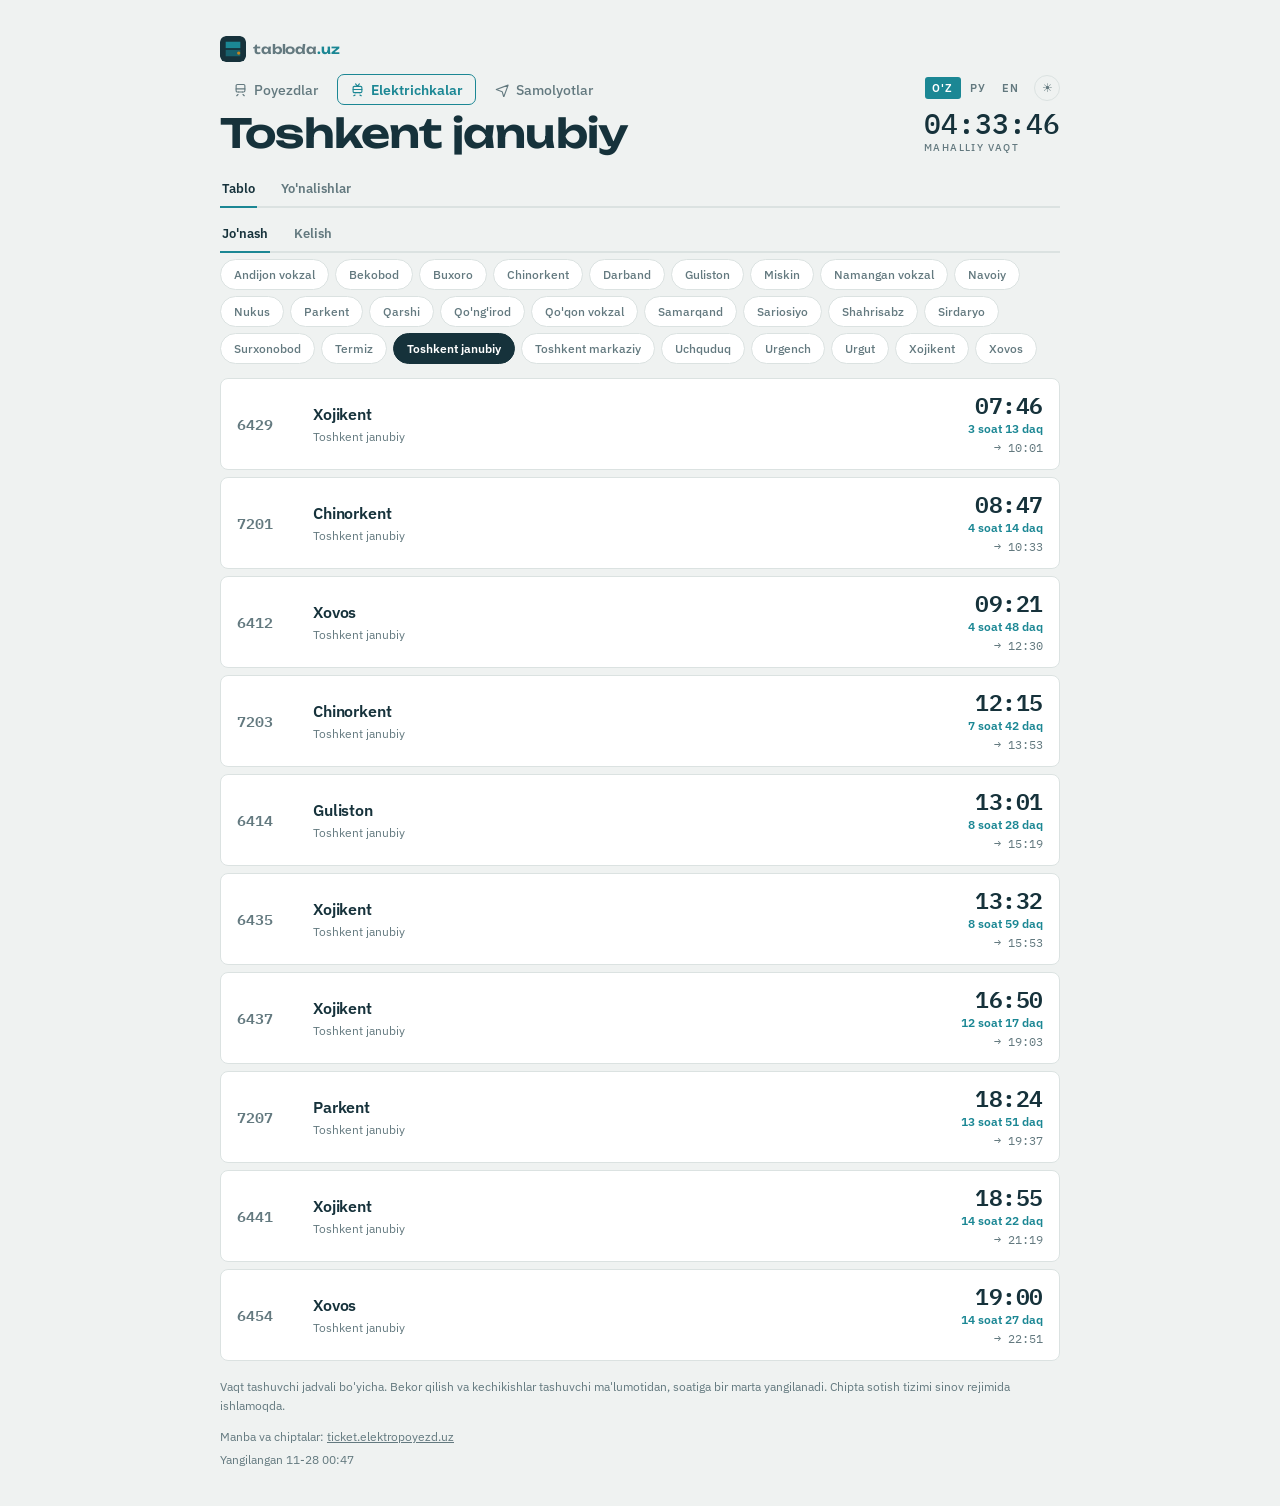
<file: suburban.html>
<!DOCTYPE html>
<html lang="uz">
<head>
<meta charset="utf-8">
<meta name="viewport" content="width=device-width, initial-scale=1">
<title>tabloda.uz — Elektrichkalar jadvali</title>
<meta name="description" content="O'zbekiston bo'ylab elektrichkalar jadvali: yo'nalishlar, jo'nash vaqtlari, bekor qilingan reyslar.">

<link rel="icon" type="image/svg+xml" href="assets/favicon.svg">
<link rel="icon" type="image/png" sizes="32x32" href="assets/favicon-32.png">
<link rel="apple-touch-icon" href="assets/apple-touch-icon.png">
<meta name="theme-color" content="#16323B">

<meta property="og:title" content="tabloda.uz — Elektrichkalar jadvali">
<meta property="og:description" content="O'zbekiston bo'ylab elektrichkalar jadvali.">
<meta property="og:image" content="https://tabloda.uz/assets/og-image.png">
<meta property="og:url" content="https://tabloda.uz/suburban.html">
<meta property="og:type" content="website">
<meta name="twitter:card" content="summary_large_image">
<link rel="preconnect" href="https://fonts.googleapis.com">
<link rel="preconnect" href="https://fonts.gstatic.com" crossorigin>
<link href="https://fonts.googleapis.com/css2?family=IBM+Plex+Mono:wght@400;500;600&family=IBM+Plex+Sans:wght@400;500;600&family=Unbounded:wght@400;600&display=swap" rel="stylesheet">
<link rel="stylesheet" href="assets/common.css">
<style>
/* ---- карточка маршрута ---- */
.route{
    background:var(--card);border:1px solid var(--rule);border-radius:8px;
    padding:16px 16px 12px;margin-bottom:10px;animation:in .4s both;
    scroll-margin-top:16px;
  }

.route.flash{border-color:var(--tile)}
.rhead{display:flex;align-items:baseline;gap:10px;flex-wrap:wrap}
.rname{font-size:17px;font-weight:600;letter-spacing:-.01em;line-height:1.3}
.price{
    margin-left:auto;font-family:'IBM Plex Mono',monospace;font-size:13px;
    color:var(--muted);font-variant-numeric:tabular-nums;white-space:nowrap;
  }
.price b{color:var(--ink);font-weight:600}

/* ---- два направления рядом ---- */
.dirs{display:grid;grid-template-columns:1fr 1fr;gap:6px 22px;margin-top:12px}
.dirs.single{grid-template-columns:1fr}
.dirh{
    font:600 10.5px/1.3 'IBM Plex Sans',sans-serif;color:var(--muted);
    text-transform:uppercase;letter-spacing:.06em;
    padding-bottom:6px;border-bottom:1px solid var(--rule);margin-bottom:2px;
  }
.trip{
    display:grid;grid-template-columns:auto 1fr auto;gap:2px 12px;align-items:baseline;
    padding:7px 0;border-bottom:1px dashed var(--rule);
  }
.trip:last-child{border-bottom:0}
.trip .t{
    font-family:'IBM Plex Mono',monospace;font-size:18px;font-weight:600;
    font-variant-numeric:tabular-nums;letter-spacing:-.02em;
  }
.trip .arr{font-family:'IBM Plex Mono',monospace;font-size:13px;color:var(--muted);
             font-variant-numeric:tabular-nums}
.trip .n{font-family:'IBM Plex Mono',monospace;font-size:11.5px;color:var(--muted);text-align:right}
.trip .sub{grid-column:1/-1;font-size:11.5px;color:var(--muted);line-height:1.4}
.trip .sub b{font-weight:600}
.trip.next .t{color:var(--tile)}
.trip.next .sub b{color:var(--tile)}
.trip.gone .t, .trip.gone .arr{color:var(--muted);opacity:.55}
.trip.off .t, .trip.off .arr{color:var(--muted);opacity:.55}
.trip.cancel .t{color:var(--alarm);text-decoration:line-through}
.trip .bad{color:var(--alarm);font-weight:600}
.trip .warn{color:var(--saffron);font-weight:600}

/* ---- табло по станции: строка, как на странице поездов ---- */








.right{text-align:right;min-width:96px}





/* Время на другом конце рейса: там, где у поездов платформа. */
.oth{
    font-family:'IBM Plex Mono',monospace;font-size:12px;color:var(--muted);
    font-variant-numeric:tabular-nums;margin-top:4px;
  }
.oth small{font-size:10px}
.row.cancel .time{color:var(--alarm);text-decoration:line-through}
.row .bad{color:var(--alarm);font-weight:600}

/* ---- раскрытие остановок рейса (клик по строке табло) ---- */
.row[role="button"]{cursor:pointer}
.row[role="button"]:hover{border-color:var(--tile)}
.row[role="button"]:focus-visible{outline:2px solid var(--tile);outline-offset:2px}
.stops-wrap{grid-column:1/-1;margin-top:14px;padding-top:14px;border-top:1px solid var(--rule)}
.stops{list-style:none;position:relative;padding-left:18px}
.stops::before{
    content:'';position:absolute;left:4px;top:7px;bottom:7px;
    width:1px;background:var(--rule);
  }
.stops li{
    display:flex;align-items:baseline;gap:10px;padding:5px 0;
    font-size:13px;position:relative;
  }
.stops li::before{
    content:'';position:absolute;left:-18px;top:10px;
    width:7px;height:7px;border-radius:50%;
    background:var(--card);border:1.5px solid var(--rule);
  }
.stops li.here::before{background:var(--tile);border-color:var(--tile)}
.stops li.here .stop-name{font-weight:600;color:var(--ink)}
.stop-time{
    font-family:'IBM Plex Mono',monospace;font-size:12px;color:var(--muted);
    font-variant-numeric:tabular-nums;min-width:96px;
  }
.stop-name{color:var(--muted)}

.note{font-size:12px;color:var(--muted);margin:16px 0 0;line-height:1.6}
.source{font-size:12px;color:var(--muted);margin-top:14px}
.source a{color:var(--muted)}

@media (max-width:600px){
    .city-toggle{
      display:flex;align-items:center;gap:7px;width:100%;
      background:var(--card);border:1px solid var(--rule);color:var(--ink);
      cursor:pointer;font-family:'IBM Plex Sans',sans-serif;
      font-size:15px;font-weight:600;padding:11px 14px;
      border-radius:8px;margin-bottom:10px;text-align:left;
    }
    .city-toggle::after{
      content:'⌄';margin-left:auto;color:var(--muted);
      font-size:15px;line-height:1;transform:translateY(-3px);
      transition:transform .18s;
    }
    .city-toggle[aria-expanded="true"]::after{transform:translateY(1px) rotate(180deg)}
    .airports{display:none}
    .airports.open{display:flex}
    .route{padding:14px 13px 10px}
    .dirs{grid-template-columns:1fr;gap:14px}
    .price{margin-left:0;width:100%}
  }
@media (max-width:480px){
    .row{grid-template-columns:46px 1fr auto;gap:10px;padding:12px 13px}
    .num{font-size:13px} .dest{font-size:14px} .time{font-size:19px}
  }
@media (prefers-reduced-motion:reduce){
    .row{animation:none}
  }
</style>
</head>
<body>
<div class="wrap">

  <header>
    <div class="brandline">
      <a class="mark" href="./" aria-label="tabloda.uz">
        <img src="assets/favicon.svg" alt="" width="26" height="26">
        <span>tabloda<b>.uz</b></span>
      </a>
      <nav class="sections" id="sections"></nav>
      <div class="place" id="place"></div>
    </div>
    <div class="head-right">
      <div class="controls">
        <div class="langs" id="langs" role="group" aria-label="Til / Language"></div>
        <button id="theme" class="theme" type="button" aria-pressed="false"></button>
      </div>
      <div class="clock"><span id="clock">--:--:--</span><small id="tz-label"></small></div>
    </div>
  </header>

  <div class="modes" role="group">
    <button id="btn-board" aria-pressed="true"></button>
    <button id="btn-routes" aria-pressed="false"></button>
  </div>

  <div id="dirwrap">
    <div class="modes" role="group">
      <button id="btn-dep" aria-pressed="true"></button>
      <button id="btn-arr" aria-pressed="false"></button>
    </div>
  </div>

  <div id="pick">
    <button id="city-toggle" class="city-toggle" type="button"
            aria-expanded="false" aria-controls="airports"></button>
    <div class="airports" id="airports" role="group"></div>
  </div>

  <div class="board" id="board"></div>

  <p class="note" id="note"></p>
  <p class="source" id="source"></p>

  <footer id="foot"></footer>

</div>

<script>
const TZ_OFFSET = 5;          // Ташкент, UTC+5, перевода часов нет

let DATA = null;              // data/suburban.json
let view = 'board';           // board | routes | issues
let mode = 'departure';       // departure | arrival (для табло)
let station = null;           // id станции табло
let openRow = null;           // id раскрытого на табло рейса (t.id)
let region = 'toshkent';
let lang = 'uz';

const T = {
  uz: {
    trains:'Poyezdlar', suburban:'Elektrichkalar', flights:'Samolyotlar',
    title:'Elektrichkalar', tz:'mahalliy vaqt',
    routes:'Yo\'nalishlar',
    board:'Tablo', dep:'Jo\'nash', arr:'Kelish', from:c => c + 'dan',
    emptyStation:'Yaqin sutkada bu bekatda reyslar yo\'q.',
    min:'daq', hr:'soat', inPrefix:'', now:'hozir',
    sum:'so\'m', child:'bola',
    today:'bugun', tomorrow:'ertaga',
    cancelled:'bekor qilingan', notToday:'bugun qatnamaydi',
    gone:'jo\'nab ketdi', next:'keyingisi',
    nextDay:'+1 kun',
    empty:'Bu viloyatda yo\'nalish yo\'q.',
    error:'Jadval yuklanmadi. Sahifani yangilang.',
    note:'Vaqt tashuvchi jadvali bo\'yicha. Bekor qilish va kechikishlar tashuvchi ma\'lumotidan, soatiga bir marta yangilanadi. Chipta sotish tizimi sinov rejimida ishlamoqda.',
    source:'Manba va chiptalar: ',
    updated:d => 'Yangilangan ' + d,
    days:['','Du','Se','Ch','Pa','Ju','Sh','Ya'],
  },
  ru: {
    trains:'Поезда', suburban:'Электрички', flights:'Самолёты',
    title:'Электрички', tz:'время местное',
    routes:'Маршруты',
    board:'Табло', dep:'Отправление', arr:'Прибытие', from:c => 'из ' + c,
    emptyStation:'В ближайшие сутки на этой станции рейсов нет.',
    min:'мин', hr:'ч', inPrefix:'через', now:'сейчас',
    sum:'сум', child:'детский',
    today:'сегодня', tomorrow:'завтра',
    cancelled:'отменён', notToday:'сегодня не ходит',
    gone:'ушёл', next:'ближайший',
    nextDay:'+1 сут',
    empty:'В этом регионе маршрутов нет.',
    error:'Расписание не загрузилось. Обновите страницу.',
    note:'Время по расписанию перевозчика. Отмены и опоздания — по его же данным, обновляются раз в час. Продажа билетов у перевозчика работает в тестовом режиме.',
    source:'Источник и билеты: ',
    updated:d => 'Обновлено ' + d,
    days:['','пн','вт','ср','чт','пт','сб','вс'],
  },
  en: {
    trains:'Trains', suburban:'Suburban', flights:'Flights',
    title:'Suburban', tz:'local time',
    routes:'Routes',
    board:'Board', dep:'Departures', arr:'Arrivals', from:c => 'from ' + c,
    emptyStation:'No trains at this station within 24 hours.',
    min:'min', hr:'h', inPrefix:'in', now:'now',
    sum:'UZS', child:'child',
    today:'today', tomorrow:'tomorrow',
    cancelled:'cancelled', notToday:'not running today',
    gone:'departed', next:'next',
    nextDay:'+1 day',
    empty:'No routes in this region.',
    error:'Schedule failed to load. Please refresh.',
    note:'Operator timetable. Cancellations and delays come from the operator too, refreshed hourly. The operator\'s ticketing system is running in test mode.',
    source:'Source and tickets: ',
    updated:d => 'Updated ' + d,
    days:['','Mon','Tue','Wed','Thu','Fri','Sat','Sun'],
  },
};

const SEV = {critical:0, warn:1, info:2};
const esc = s => String(s ?? '').replace(/[&<>"']/g,
  c => ({'&':'&amp;','<':'&lt;','>':'&gt;','"':'&quot;',"'":'&#39;'}[c]));

/* ---------- время ---------- */

function nowLocal(){
  const d = new Date();
  return new Date(d.getTime() + d.getTimezoneOffset() * 60000 + TZ_OFFSET * 3600000);
}
const ymd = d => `${d.getFullYear()}-${String(d.getMonth()+1).padStart(2,'0')}-${String(d.getDate()).padStart(2,'0')}`;
const hm = s => { const [h, m] = s.split(':'); return +h * 60 + +m; };
// ISO: 1 — понедельник … 7 — воскресенье
const isoDay = d => d.getDay() || 7;

function inWords(diff){
  const t = T[lang];
  if (diff <= 0) return t.now;
  if (diff < 60) return `${t.inPrefix} <b>${diff}</b> ${t.min}`.trim();
  const h = Math.floor(diff / 60), m = diff % 60;
  return `${t.inPrefix} <b>${h}</b> ${t.hr} ${m} ${t.min}`.trim();
}

const durTxt = m => m >= 60
  ? `${Math.floor(m / 60)} ${T[lang].hr} ${m % 60} ${T[lang].min}`
  : `${m} ${T[lang].min}`;

/* ---------- данные ---------- */

const stName = id => {
  const s = DATA.stations[String(id)];
  return s ? (s[lang] || s.ru) : '';
};
const rName = r => r.name[lang] || r.name.ru;
const regName = slug => {
  const g = (DATA.regions || []).find(x => x.slug === slug);
  return g ? (g.name[lang] || g.name.ru) : slug;
};
const routeById = id => DATA.routes.find(r => r.id === id);

/* Концы рейса. Если источник просто поменял станции местами — верим
   направлению (dir). Если станции другие (вокзал не тот, маршрут
   короче) — показываем как есть: пассажиру это важнее. */
function tripEnds(r, t){
  const exp = t.dir === 'out' ? [r.from, r.to] : [r.to, r.from];
  const same = (a, b) => a[0] === b[0] && a[1] === b[1];
  const got = [t.from, t.to];
  if (same(got, exp) || same(got, [exp[1], exp[0]])) return exp;
  return got;
}

function dateWord(d){
  if (!DATA) return d;
  if (d === todayStr()) return T[lang].today;
  if (d === tomorrowStr()) return T[lang].tomorrow;
  return d.slice(8, 10) + '.' + d.slice(5, 7);
}
const todayStr = () => ymd(nowLocal());
const tomorrowStr = () => { const d = nowLocal(); d.setDate(d.getDate() + 1); return ymd(d); };

/* Проблемы, актуальные сейчас: отмены за прошедшие даты убираем —
   файл мог не обновиться, а вчерашняя отмена никому не нужна. */
function liveProblems(){
  const today = todayStr();
  return (DATA.problems || []).filter(p => !p.date || p.date >= today);
}

function problemsOf(id){
  return liveProblems().filter(p => p.route === id)
    .sort((a, b) => SEV[a.severity] - SEV[b.severity]);
}

/* ---------- отрисовка ---------- */

function tripHtml(r, t, head, ctx){
  const tt = T[lang];
  const st = (t.status || {})[ctx.today] || {};
  const stTomorrow = (t.status || {})[ctx.tomorrow] || {};
  const runsToday = t.days.includes(ctx.dow);
  const ends = tripEnds(r, t);
  const cls = ['trip'];
  const sub = [];

  if (st.cancelled) {
    cls.push('cancel');
    const why = st.reason ? (st.reason[lang] || st.reason.ru) : '';
    sub.push(`<span class="bad">${tt.cancelled}${why ? ' · ' + esc(why) : ''}</span>`);
  } else if (!runsToday) {
    cls.push('off');
    sub.push(tt.notToday);
  } else if (hm(t.dep) < ctx.nowMin) {
    cls.push('gone');
  } else if (ctx.firstNext === t.id) {
    cls.push('next');
    sub.push(inWords(hm(t.dep) - ctx.nowMin));
  }
  if (st.delay) sub.push(`<span class="warn">+${st.delay} ${tt.min}</span>`);
  if (stTomorrow.cancelled) sub.push(`<span class="bad">${tt.tomorrow}: ${tt.cancelled}</span>`);
  if (t.days.length < 7) sub.push(t.days.map(d => tt.days[d]).join(' '));
  // Рейс идёт не между концами колонки — пишем, откуда и куда.
  if (ends[0] !== head[0] || ends[1] !== head[1])
    sub.push(`${esc(stName(ends[0]))} → ${esc(stName(ends[1]))}`);

  return `<div class="${cls.join(' ')}">
      <span class="t">${esc(t.dep)}</span>
      <span class="arr">→ ${esc(t.arr)}${t.arr_next_day ? ' <small>' + tt.nextDay + '</small>' : ''} · ${durTxt(t.dur)}</span>
      <span class="n">№${esc(t.number)}</span>
      ${sub.length ? `<div class="sub">${sub.join(' · ')}</div>` : ''}
    </div>`;
}

function routeHtml(r, i){
  const tt = T[lang];
  const now = nowLocal();
  const ctx = {today: todayStr(), tomorrow: tomorrowStr(), dow: isoDay(now),
               nowMin: now.getHours() * 60 + now.getMinutes()};
  const cols = ['out', 'in'].map(dir => {
    const trains = r.trains.filter(t => t.dir === dir)
      .sort((a, b) => hm(a.dep) - hm(b.dep));
    if (!trains.length) return '';
    // Заголовок — по фактическим концам рейсов, если они у всех
    // одинаковы (Бекабад → Южный, хотя маршрут от Центрального).
    const all = trains.map(t => tripEnds(r, t).join('>'));
    const head = all.every(x => x === all[0]) ? all[0].split('>').map(Number)
      : (dir === 'out' ? [r.from, r.to] : [r.to, r.from]);
    // Ближайший — первый, что сегодня ходит, не отменён и ещё не ушёл.
    const nx = trains.find(t => t.days.includes(ctx.dow)
      && !((t.status || {})[ctx.today] || {}).cancelled && hm(t.dep) >= ctx.nowMin);
    const c = {...ctx, firstNext: nx ? nx.id : null};
    return `<div>
        <div class="dirh">${esc(stName(head[0]))} → ${esc(stName(head[1]))}</div>
        ${trains.map(t => tripHtml(r, t, head, c)).join('')}
      </div>`;
  }).filter(Boolean);

  const price = r.price && r.price.adult
    ? `<span class="price"><b>${r.price.adult.toLocaleString('ru-RU').replace(/,/g, ' ')}</b> ${tt.sum}` +
      (r.price.child ? ` · ${tt.child} ${r.price.child.toLocaleString('ru-RU')}` : '') + '</span>'
    : '';

  return `<section class="route" id="route-${r.id}" style="animation-delay:${Math.min(i, 8) * .04}s">
      <div class="rhead"><h2 class="rname">${esc(rName(r))}</h2>${price}</div>
      ${cols.length ? `<div class="dirs${cols.length === 1 ? ' single' : ''}">${cols.join('')}</div>` : ''}
    </section>`;
}

function regionRoutes(slug){
  return DATA.routes.filter(r => (r.regions || [r.region]).includes(slug) && r.trains.length)
    .sort((a, b) => a.id - b.id);
}

function renderRoutes(){
  const rs = regionRoutes(region);
  // Маршрут без рейсов карточкой не показываем — показывать нечего.
  return rs.length ? rs.map(routeHtml).join('') : `<div class="empty">${T[lang].empty}</div>`;
}

/* ---------- табло по станции (как у поездов) ---------- */

const SHOW = 10;
let savedStation;             // что уже лежит в localStorage

/* Станции табло — концы рейсов всех маршрутов. Регионов здесь нет:
   у источника они пересекаются (Ташкент–Гулистан числится и в Сырдарье,
   и в Ташкенте), и второй ряд выбора только путал. */
function stationCounts(){
  const c = new Map();
  for (const r of DATA.routes) for (const t of r.trains)
    for (const s of tripEnds(r, t)) if (s != null) c.set(s, (c.get(s) || 0) + 1);
  return c;
}
const allStations = () => [...stationCounts().keys()]
  .sort((a, b) => stName(a).localeCompare(stName(b), lang));
const busiestStation = () => {
  const c = stationCounts();
  return [...c.keys()].sort((a, b) => c.get(b) - c.get(a) || a - b)[0] ?? null;
};

/* Сохранённая станция могла исчезнуть из данных — тогда самая загруженная. */
function fixSelection(){
  if (!DATA.routes.length) return;
  if (!stationCounts().has(station)) station = busiestStation();
  if (station !== savedStation) {
    savedStation = station;
    try { localStorage.setItem('board-station', String(station)); } catch {}
  }
}

/* Ближайшие рейсы на станции: сегодня и завтра, плюс вчерашние, что
   прибывают после полуночи. `at` — минут до события. Отменённые остаются
   в списке: пассажиру важнее знать, что рейса не будет. */
function stationBoard(sid, md){
  const now = nowLocal();
  const nowMin = now.getHours() * 60 + now.getMinutes();
  const out = [];
  for (const shift of [-1, 0, 1]) {
    const day = new Date(now.getTime() + shift * 86400000);
    const date = ymd(day), dow = isoDay(day);
    for (const r of DATA.routes) for (const t of r.trains) {
      const [a, b] = tripEnds(r, t);
      if ((md === 'departure' ? a : b) !== sid) continue;
      if (!t.days.includes(dow)) continue;
      const late = md === 'arrival' && t.arr_next_day ? 1 : 0;
      if (shift + late > 1) continue;                 // дальше завтрашнего дня не смотрим
      const at = shift * 1440 + hm(md === 'departure' ? t.dep : t.arr) + late * 1440 - nowMin;
      if (at < 0 || at >= 2880) continue;
      out.push({
        r, t, at,
        other: md === 'departure' ? b : a,
        clock: md === 'departure' ? t.dep : t.arr,
        oth: md === 'departure' ? t.arr : t.dep,
        evDate: ymd(new Date(now.getTime() + (shift + late) * 86400000)),
        st: (t.status || {})[date] || {},   // статус — по дате отправления
      });
    }
  }
  return out.sort((x, y) => x.at - y.at).slice(0, SHOW);
}

const pad2 = n => String(n).padStart(2, '0');
function countdown(mins){
  const t = T[lang];
  if (mins <= 0) return {html: `<b>${t.now}</b>`, soon: true};
  const txt = mins < 60 ? `${mins} ${t.min}` : `${Math.floor(mins / 60)} ${t.hr} ${pad2(mins % 60)} ${t.min}`;
  return {html: `${t.inPrefix} <b>${txt}</b>`.trim(), soon: mins <= 15};
}

function stopsHtml(t, sid){
  const items = t.stops.map(s => {
    const times = [s.arr, s.dep].filter(Boolean).join(' — ');
    return `<li class="${s.station === sid ? 'here' : ''}">
      <span class="stop-time">${times}</span>
      <span class="stop-name">${esc(stName(s.station))}</span></li>`;
  }).join('');
  return `<div class="stops-wrap"><ol class="stops">${items}</ol></div>`;
}

function boardRowHtml(e, md, sid){
  const tt = T[lang];
  const st = e.st;
  const c = countdown(e.at);
  const hasStops = Array.isArray(e.t.stops) && e.t.stops.length > 0;
  const open = hasStops && openRow === e.t.id;
  // Кольцевой рейс: оба конца — эта станция, название берём у маршрута.
  const ring = e.other === sid;
  const name = ring ? rName(e.r) : stName(e.other);
  const title = ring || md === 'departure' ? name : tt.from(name);

  const meta = [`<span class="st-tag">${esc(stName(sid))}</span>`];
  if (e.evDate !== todayStr()) meta.push(`<b>${dateWord(e.evDate)}</b>`);
  if (e.t.days.length < 7) meta.push(e.t.days.map(d => tt.days[d]).join(' '));
  if (st.cancelled) {
    const why = st.reason ? (st.reason[lang] || st.reason.ru) : '';
    meta.push(`<b class="bad">${tt.cancelled}${why ? ' · ' + esc(why) : ''}</b>`);
  }

  const rail = !st.cancelled && e.at <= 60
    ? `<div class="rail${c.soon ? ' soon' : ''}" style="width:${Math.max(3, 100 - e.at * 100 / 60)}%"></div>` : '';
  const oth = md === 'departure'
    ? `→ ${e.oth}${e.t.arr_next_day ? ' <small>' + tt.nextDay + '</small>' : ''}`
    : `← ${e.oth}`;

  const attrs = hasStops
    ? ` data-train="${e.t.id}" role="button" tabindex="0" aria-expanded="${open}"`
    : '';
  return `<div class="row${st.cancelled ? ' cancel' : ''}${open ? ' open' : ''}"${attrs}>
      <div class="num">${esc(e.t.number).replace('/', '/<wbr>')}</div>
      <div>
        <div class="dest">${esc(title)}</div>
        <div class="meta">${meta.join(' · ')}</div>
      </div>
      ${rail}
      <div class="right">
        <div class="time">${e.clock}</div>
        ${st.cancelled ? '' : `<div class="in${c.soon ? ' soon' : ''}">${c.html}</div>`}
        ${st.delay ? `<div class="dev">+${st.delay} ${tt.min}</div>` : ''}
        <div class="oth">${oth}</div>
      </div>
      ${open ? stopsHtml(e.t, sid) : ''}
    </div>`;
}

function renderBoard(){
  const list = station == null ? [] : stationBoard(station, mode);
  return list.length ? list.map(e => boardRowHtml(e, mode, station)).join('')
    : `<div class="empty">${T[lang].emptyStation}</div>`;
}

function render(){
  const t = T[lang];
  document.documentElement.lang = lang;
  if (DATA) fixSelection();
  document.getElementById('place').textContent = !DATA ? t.title
    : view === 'routes' ? regName(region)
    : view === 'board' && station != null ? stName(station) : t.title;

  document.getElementById('sections').innerHTML =
    `<a href="./"><svg viewBox="0 0 24 24" fill="none" stroke="currentColor" stroke-width="1.8" stroke-linecap="round"><rect x="5" y="4" width="14" height="12" rx="2"/><path d="M5 11h14M8 20l-2 2M16 20l2 2M9 16v.01M15 16v.01"/></svg>${t.trains}</a>
     <a href="suburban.html" aria-current="page"><svg viewBox="0 0 24 24" fill="none" stroke="currentColor" stroke-width="1.8" stroke-linecap="round" stroke-linejoin="round"><rect x="5" y="7" width="14" height="10" rx="2"/><path d="M9 3l3 4 3-4M5 12h14M8 21l-2 1M16 21l2 1M9 17v.01M15 17v.01"/></svg>${t.suburban}</a>
     <a href="flights.html"><svg viewBox="0 0 24 24" fill="none" stroke="currentColor" stroke-width="1.8" stroke-linecap="round" stroke-linejoin="round"><path d="M2 12l19-7-7 19-2.5-8.5L2 12z"/></svg>${t.flights}</a>`;

  document.getElementById('btn-board').textContent = t.board;
  document.getElementById('btn-dep').textContent = t.dep;
  document.getElementById('btn-arr').textContent = t.arr;
  document.getElementById('btn-routes').textContent = t.routes;
  document.getElementById('btn-board').setAttribute('aria-pressed', view === 'board');
  document.getElementById('btn-dep').setAttribute('aria-pressed', mode === 'departure');
  document.getElementById('btn-arr').setAttribute('aria-pressed', mode === 'arrival');
  document.getElementById('btn-routes').setAttribute('aria-pressed', view === 'routes');

  document.getElementById('tz-label').textContent = t.tz;
  document.getElementById('note').textContent = t.note;
  document.getElementById('source').innerHTML = t.source +
    '<a href="https://ticket.elektropoyezd.uz/schedule" target="_blank" rel="noopener">ticket.elektropoyezd.uz</a>';

  document.getElementById('dirwrap').hidden = view !== 'board';
  if (!DATA) return;

  const regs = (DATA.regions || []).filter(g => regionRoutes(g.slug).length);
  if (!regs.find(g => g.slug === region) && regs.length) region = regs[0].slug;
  document.getElementById('city-toggle').textContent =
    view === 'board' ? (station != null ? stName(station) : '') : regName(region);
  document.getElementById('airports').innerHTML = view === 'board' ? allStations().map(s =>
    `<button data-st="${s}" aria-pressed="${s === station}">${esc(stName(s))}</button>`).join('')
  : regs.map(g => {
    const bad = regionRoutes(g.slug).some(r => problemsOf(r.id).some(p => p.severity === 'critical'));
    return `<button data-slug="${g.slug}" aria-pressed="${g.slug === region}">${esc(regName(g.slug))}${bad ? ' <span style="color:var(--alarm)">●</span>' : ''}</button>`;
  }).join('');

  document.getElementById('board').innerHTML =
    view === 'board' ? renderBoard() : renderRoutes();

  document.getElementById('foot').textContent = t.updated(new Date(DATA.updated).toLocaleString(
    lang === 'en' ? 'en-GB' : lang === 'ru' ? 'ru-RU' : 'uz-UZ',
    {day:'2-digit', month:'2-digit', hour:'2-digit', minute:'2-digit', timeZone:'Asia/Tashkent'}));
}

/* ---------- часы ---------- */

function tick(){
  const d = nowLocal();
  document.getElementById('clock').textContent =
    [d.getHours(), d.getMinutes(), d.getSeconds()].map(n => String(n).padStart(2, '0')).join(':');
}

/* ---------- события ---------- */

function toggleRow(id){
  openRow = openRow === id ? null : id;
  render();
}

document.getElementById('board').addEventListener('click', e => {
  const row = e.target.closest('.row[data-train]');
  if (row) toggleRow(+row.dataset.train);
});
document.getElementById('board').addEventListener('keydown', e => {
  if (e.key !== 'Enter' && e.key !== ' ') return;
  const row = e.target.closest('.row[data-train]');
  if (row) { e.preventDefault(); toggleRow(+row.dataset.train); }
});

document.getElementById('airports').addEventListener('click', e => {
  const b = e.target.closest('button');
  if (!b) return;
  if (b.dataset.st) station = +b.dataset.st;
  else region = b.dataset.slug;
  document.getElementById('airports').classList.remove('open');
  document.getElementById('city-toggle').setAttribute('aria-expanded', false);
  try { localStorage.setItem('board-region', region); } catch {}
  render();
});

document.getElementById('city-toggle').addEventListener('click', () => {
  const open = document.getElementById('airports').classList.toggle('open');
  document.getElementById('city-toggle').setAttribute('aria-expanded', open);
});

document.getElementById('btn-board').addEventListener('click', () => { view = 'board'; render(); });
document.getElementById('btn-dep').addEventListener('click', () => { mode = 'departure'; render(); });
document.getElementById('btn-arr').addEventListener('click', () => { mode = 'arrival'; render(); });
document.getElementById('btn-routes').addEventListener('click', () => { view = 'routes'; render(); });

/* ---------- тема и язык ---------- */

function setTheme(dark){
  document.documentElement.setAttribute('data-theme', dark ? 'dark' : 'light');
  const b = document.getElementById('theme');
  b.textContent = dark ? '☾' : '☀';
  b.setAttribute('aria-pressed', dark);
  try { localStorage.setItem('board-theme', dark ? 'dark' : 'light'); } catch {}
}
document.getElementById('theme').addEventListener('click', () => {
  setTheme(document.documentElement.getAttribute('data-theme') !== 'dark');
});

const LANG_LABEL = {uz:"O'Z", ru:'РУ', en:'EN'};
document.getElementById('langs').innerHTML = ['uz','ru','en'].map(l =>
  `<button data-l="${l}" aria-pressed="${l === lang}">${LANG_LABEL[l]}</button>`).join('');
document.getElementById('langs').addEventListener('click', e => {
  const b = e.target.closest('button');
  if (!b) return;
  lang = b.dataset.l;
  try { localStorage.setItem('board-lang', lang); } catch {}
  document.querySelectorAll('#langs button').forEach(x =>
    x.setAttribute('aria-pressed', x.dataset.l === lang));
  render();
});

/* ---------- запуск ---------- */

(async function init(){
  try {
    const l = localStorage.getItem('board-lang');
    if (l === 'uz' || l === 'ru' || l === 'en') lang = l;
    region = localStorage.getItem('board-region') || 'toshkent';
    const s = localStorage.getItem('board-station');
    station = s ? +s : null;
    savedStation = station;
    setTheme(localStorage.getItem('board-theme') === 'dark');
  } catch {
    setTheme(false);
  }
  if (location.hash === '#routes') view = 'routes';
  document.querySelectorAll('#langs button').forEach(x =>
    x.setAttribute('aria-pressed', x.dataset.l === lang));

  tick();
  setInterval(tick, 1000);
  render();
  // Раз в минуту пересчитываем «ближайший» и «через сколько».
  setInterval(() => { if (DATA) render(); }, 60000);

  try {
    DATA = await fetch('data/suburban.json').then(r => r.json());
    render();
  } catch (err) {
    document.getElementById('board').innerHTML = `<div class="empty">${T[lang].error}</div>`;
    console.error(err);
  }
})();
</script>
</body>
</html>
</file>
<file: assets/common.css>
/* Общие стили обеих страниц. Правится здесь, а не в HTML:
   раньше палитра и шапка дублировались, и любая правка
   требовала синхронного редактирования двух файлов. */

:root{
  /* Майолика Регистана: глубокий сине-зелёный по светлой бумаге,
     бирюза плитки для акцента, шафран только для срочного. */
  --paper:#EFF2F1;
  --card:#FFFFFF;
  --ink:#16323B;
  --muted:#63797F;
  --rule:#DBE2E1;
  --tile:#1B8794;
  --saffron:#C4841F;
  --alarm:#B24A3C;
}

/* Тёмная: та же майолика, но ночная — глубокий сине-зелёный вместо
   бумаги, бирюза ярче, чтобы держать контраст на тёмном. */
[data-theme="dark"]{
  --paper:#0E1D23;
  --card:#162C34;
  --ink:#E6EDEB;
  --muted:#7D969D;
  --rule:#23404A;
  --tile:#37B4C1;
  --saffron:#DFA43D;
  --alarm:#D9705F;
}

*{box-sizing:border-box;margin:0;padding:0}

body{
  background:var(--paper);
  transition:background-color .25s, color .25s;
  color:var(--ink);
  font-family:'IBM Plex Sans',system-ui,sans-serif;
  min-height:100vh;
  padding:clamp(14px,3.5vw,36px);
  -webkit-font-smoothing:antialiased;
}

.wrap{max-width:840px;margin:0 auto}

/* ---- шапка ---- */
header{
  display:flex;align-items:flex-end;justify-content:space-between;
  gap:16px;flex-wrap:wrap;padding-bottom:16px;
}

.brandline{display:flex;flex-direction:column;gap:8px}

.mark{
  display:inline-flex;align-items:center;gap:7px;text-decoration:none;
  font-family:'Unbounded',sans-serif;font-size:13px;font-weight:600;
  color:var(--muted);letter-spacing:-.01em;width:fit-content;
}

.mark b{color:var(--tile);font-weight:600}

.mark:hover{color:var(--ink)}

.mark img{display:block;border-radius:6px}

.place{
  font-family:'Unbounded',sans-serif;
  font-weight:600;
  font-size:clamp(26px,6.5vw,40px);
  letter-spacing:-.02em;
  line-height:1;
}

.place span{color:var(--muted);font-weight:400}

.head-right{display:flex;flex-direction:column;align-items:flex-end;gap:9px}

.controls{display:flex;align-items:center;gap:8px}

.theme{
  background:none;border:1px solid var(--rule);color:var(--muted);
  cursor:pointer;width:26px;height:26px;border-radius:50%;
  font-size:12px;line-height:1;display:grid;place-items:center;
  transition:.16s;padding:0;
}

.theme:hover{border-color:var(--tile);color:var(--tile)}

.theme:focus-visible{outline:2px solid var(--tile);outline-offset:2px}

.langs{display:flex;gap:2px}

.langs button{
  background:none;border:0;color:var(--muted);cursor:pointer;
  font-family:'IBM Plex Sans',sans-serif;
  font-size:11px;font-weight:600;letter-spacing:.1em;
  padding:4px 7px;border-radius:3px;transition:.16s;
}

.langs button:hover{color:var(--ink)}

.langs button[aria-pressed="true"]{color:var(--card);background:var(--tile)}

.langs button:focus-visible{outline:2px solid var(--tile);outline-offset:2px}

.clock{
  font-family:'IBM Plex Mono',monospace;
  font-size:clamp(20px,5vw,28px);font-weight:500;
  font-variant-numeric:tabular-nums;line-height:1;color:var(--ink);
}

.clock small{
  display:block;font-size:10px;letter-spacing:.14em;color:var(--muted);
  text-transform:uppercase;margin-top:5px;
  font-family:'IBM Plex Sans',sans-serif;
}

/* ---- направление ---- */
/* переключатель разделов — компактно, чтобы не спорить
   с вкладками .modes ниже */
.sections{display:flex;gap:6px;margin-top:4px}

.sections a{
  display:inline-flex;align-items:center;gap:6px;
  text-decoration:none;color:var(--muted);
  font:500 14px/1 'IBM Plex Sans',sans-serif;
  padding:7px 12px;border-radius:7px;
  border:1px solid transparent;transition:.16s;
}

.sections a:hover{color:var(--ink);border-color:var(--rule)}

.sections a[aria-current="page"]{
  color:var(--tile);border-color:var(--tile);font-weight:600;
}

.sections svg{width:15px;height:15px;flex:none}

.modes{display:flex;gap:0;margin-bottom:6px;border-bottom:2px solid var(--rule)}

.modes button{
  background:none;border:0;color:var(--muted);cursor:pointer;
  font-family:'IBM Plex Sans',sans-serif;font-size:13px;font-weight:600;
  padding:9px 2px;margin-right:22px;position:relative;top:2px;
  border-bottom:2px solid transparent;transition:.16s;
}

.modes button:hover{color:var(--ink)}

.modes button[aria-pressed="true"]{color:var(--ink);border-bottom-color:var(--tile)}

.modes button:focus-visible{outline:2px solid var(--tile);outline-offset:3px}

/* ---- табло ---- */
.board{margin-top:14px;min-height:120px}

.empty{
  background:var(--card);border:1px solid var(--rule);border-radius:8px;
  padding:26px 20px;color:var(--muted);font-size:14px;line-height:1.6;
}

footer{
  margin-top:6px;font-size:12px;line-height:1.6;color:var(--muted);
}

.cities, .airports{display:flex;gap:6px;flex-wrap:wrap;margin-bottom:14px}

.cities button, .airports button{
  background:var(--card);border:1px solid var(--rule);color:var(--muted);
  cursor:pointer;font-family:'IBM Plex Sans',sans-serif;
  font-size:12px;font-weight:500;padding:7px 13px;border-radius:20px;
  transition:.16s;
}

.cities button:hover, .airports button:hover{border-color:var(--tile);color:var(--ink)}

.cities button[aria-pressed="true"], .airports button[aria-pressed="true"]{
  background:var(--ink);border-color:var(--ink);color:var(--card);font-weight:600;
}

.cities button:focus-visible, .airports button:focus-visible{outline:2px solid var(--tile);outline-offset:2px}

.city-toggle{display:none}

@media (max-width:640px){
/* Шапка в две колонки: слева логотип, разделы и город,
   справа языки, тема и часы. Иначе на узком экране правая
   часть переносится под заголовок. */
header{
  display:grid;grid-template-columns:1fr auto;
  align-items:start;gap:10px;
}
.brandline{grid-column:1;min-width:0}
.head-right{grid-column:2;align-items:flex-end}
.clock{font-size:clamp(17px,4.5vw,22px)}
.clock small{font-size:9px;letter-spacing:.1em}
.place{font-size:clamp(24px,7vw,34px)}
/* Три раздела с подписями на телефоне наезжают на часы: у текущего
   подпись остаётся, у остальных — только значок. Текст не удалён,
   а обнулён кеглем, поэтому скринридер его читает. */
.sections{gap:4px}
.sections a{padding:7px 10px}
.sections a:not([aria-current="page"]){font-size:0;gap:0}
}

/* ---- строка табло: общая для поездов, электричек и самолётов ---- */
@keyframes in{
from{opacity:0;transform:translateY(4px)}
to{opacity:1;transform:none}
}
.row{
    display:grid;grid-template-columns:62px 1fr auto;gap:14px;align-items:center;
    background:var(--card);border:1px solid var(--rule);border-radius:8px;
    transition:background-color .25s, border-color .16s;
    padding:14px 16px;margin-bottom:7px;position:relative;overflow:hidden;
    animation:in .4s both;
  }
.rail{
    position:absolute;left:0;bottom:0;height:2px;
    background:var(--tile);opacity:.55;
  }
.rail.soon{background:var(--saffron);opacity:1}
.num{
    font-family:'IBM Plex Mono',monospace;font-weight:600;font-size:15px;
    color:var(--muted);font-variant-numeric:tabular-nums;letter-spacing:-.01em;
  }
.dest{font-size:16px;font-weight:600;line-height:1.3;letter-spacing:-.01em}
.meta{font-size:12px;color:var(--muted);margin-top:4px}
.meta b{color:var(--ink);font-weight:600}
.st-tag{color:var(--muted)}
.time{
    font-family:'IBM Plex Mono',monospace;font-size:23px;font-weight:600;
    font-variant-numeric:tabular-nums;line-height:1;letter-spacing:-.02em;
  }
.in{
    font-family:'IBM Plex Sans',sans-serif;font-weight:500;font-size:12px;
    color:var(--muted);margin-top:5px;
  }
.in b{font-weight:600;color:var(--tile);font-variant-numeric:tabular-nums}
.in.soon b{color:var(--saffron)}
.dev{
    font-family:'IBM Plex Mono',monospace;font-size:12px;font-weight:600;
    color:var(--saffron);margin-top:3px;
  }
</file>
